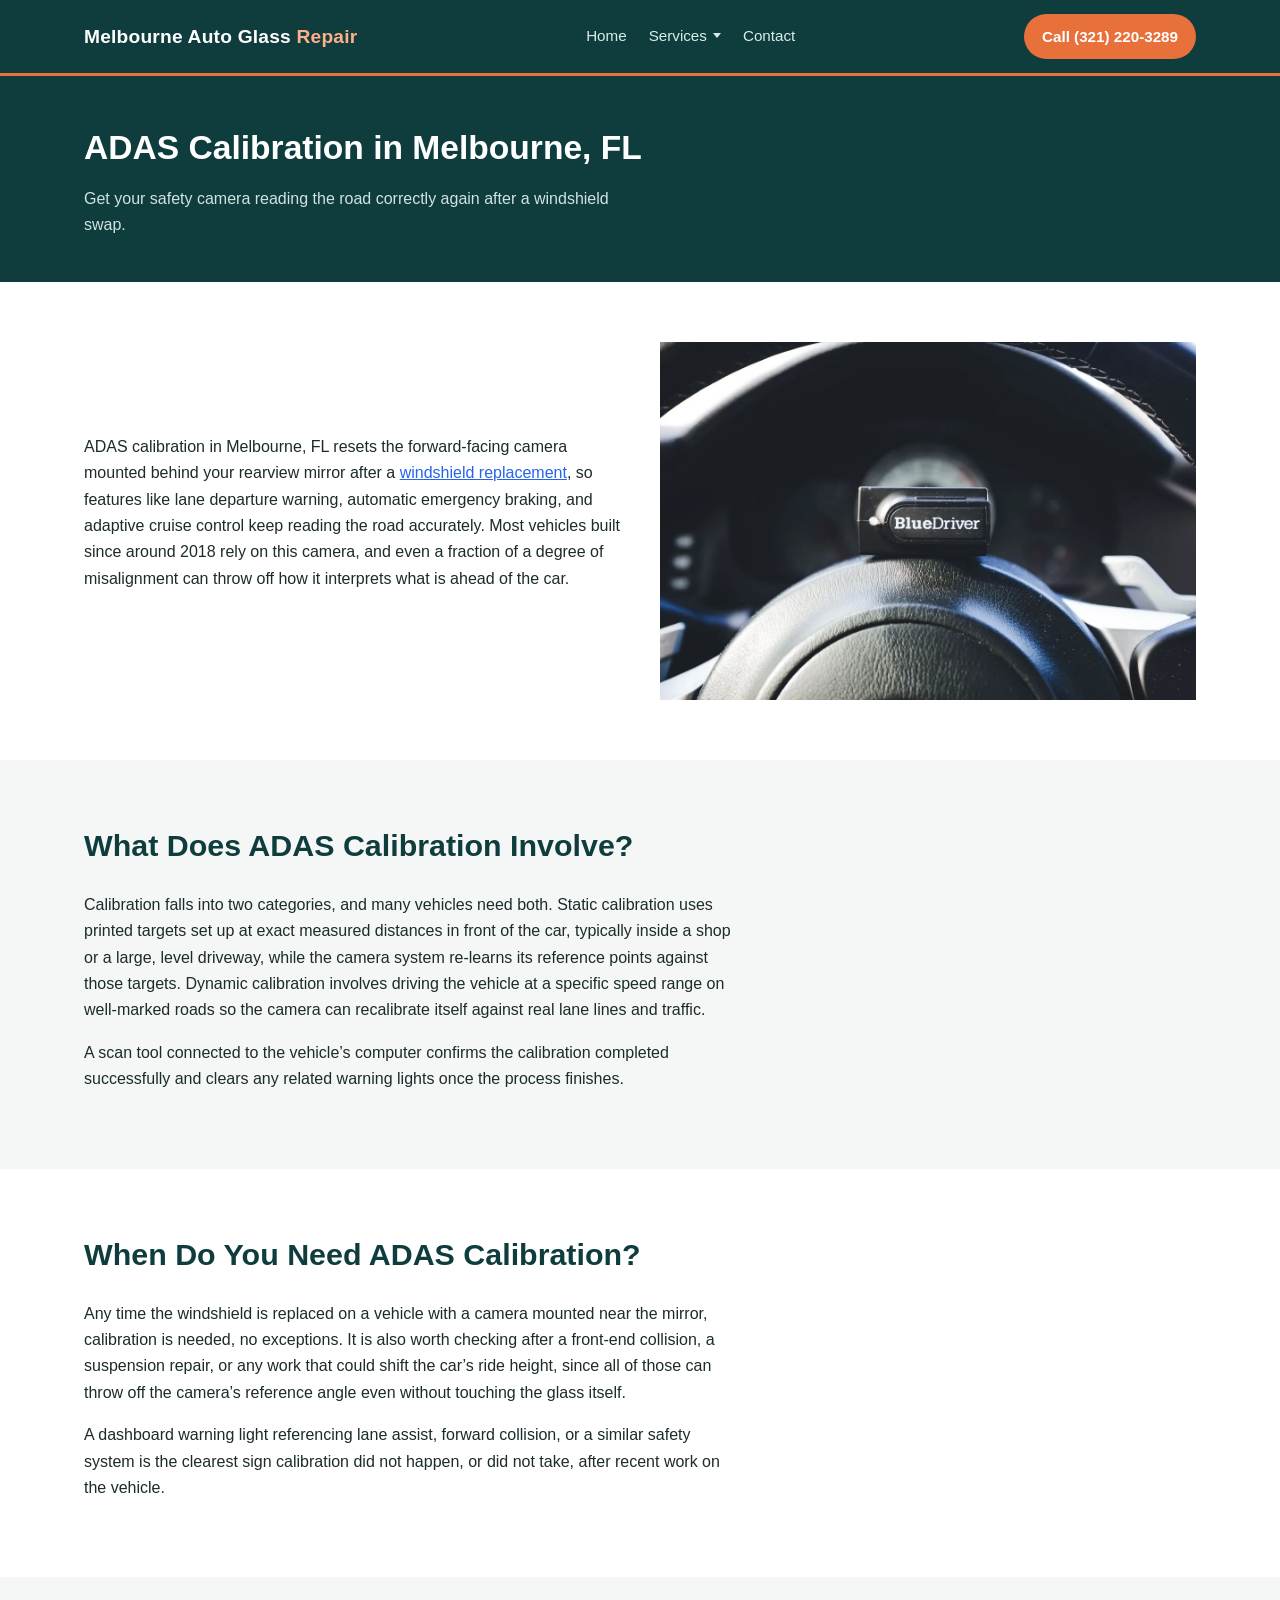
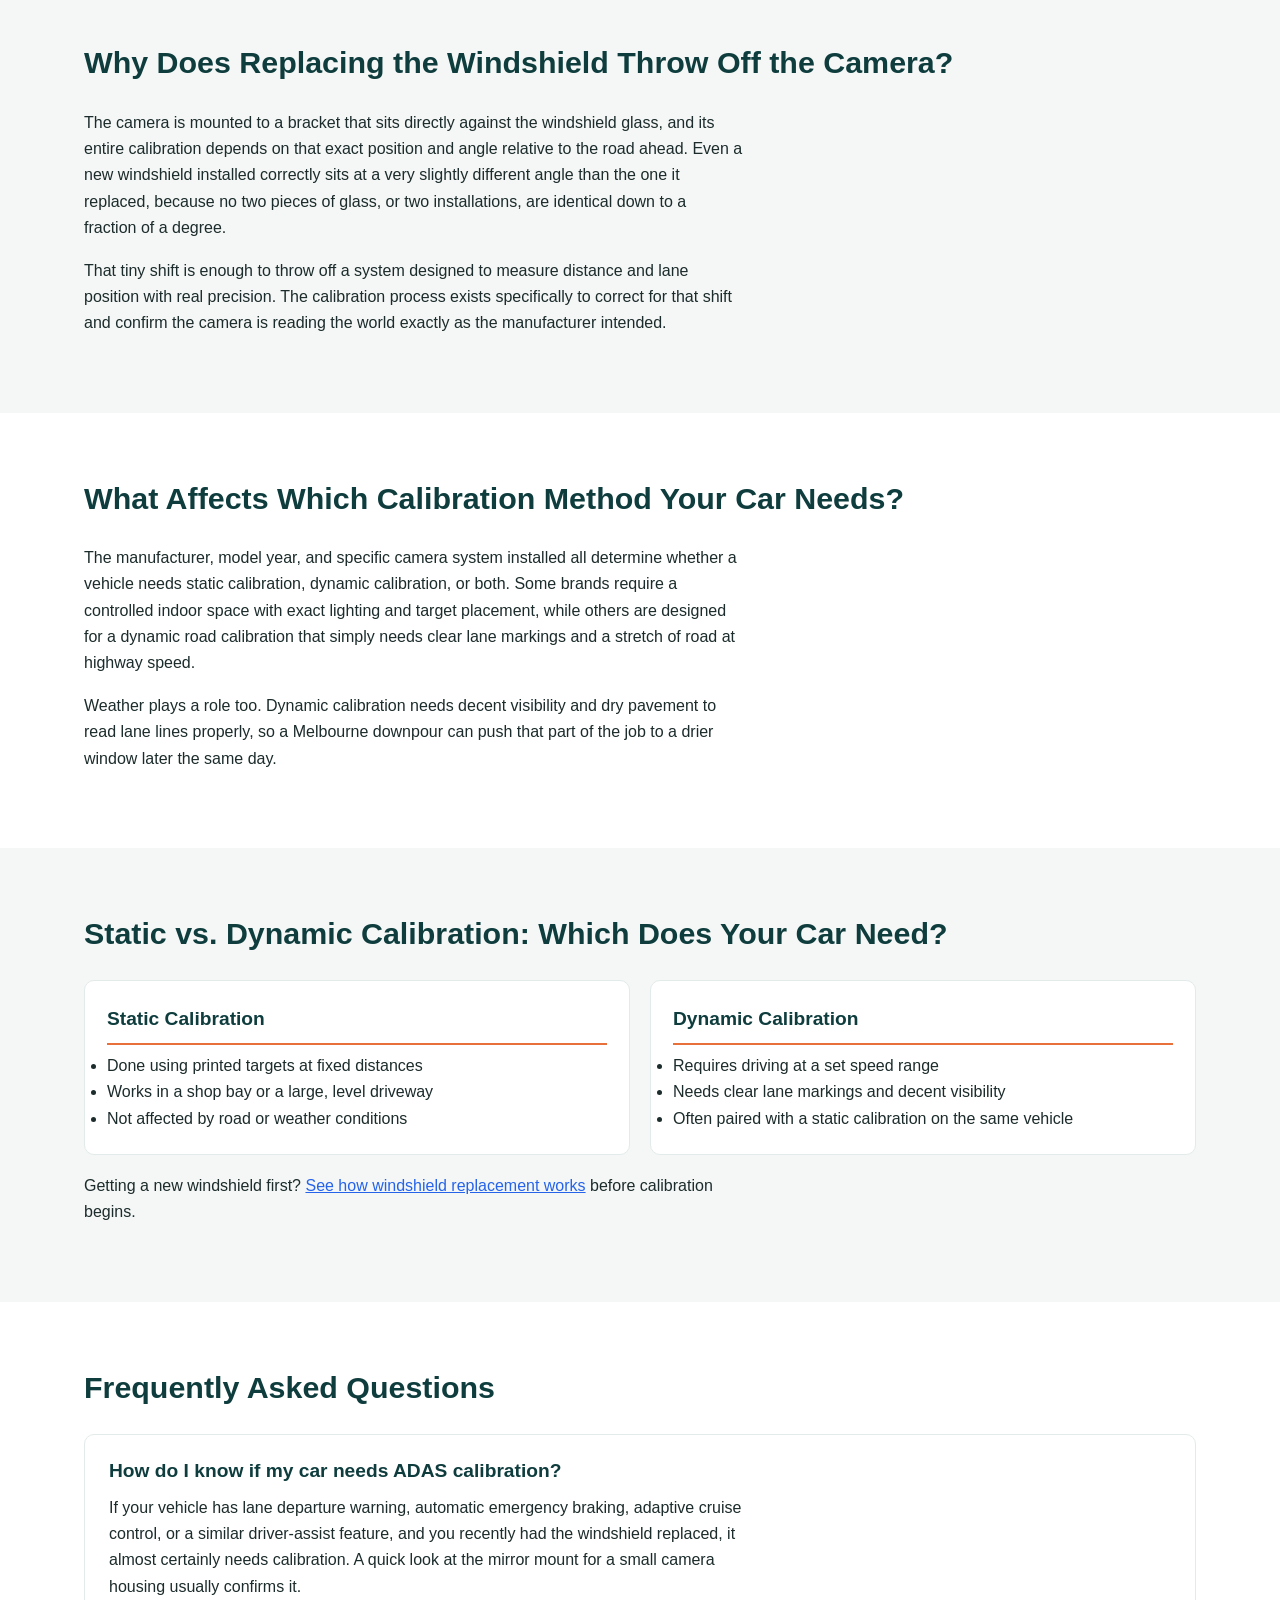
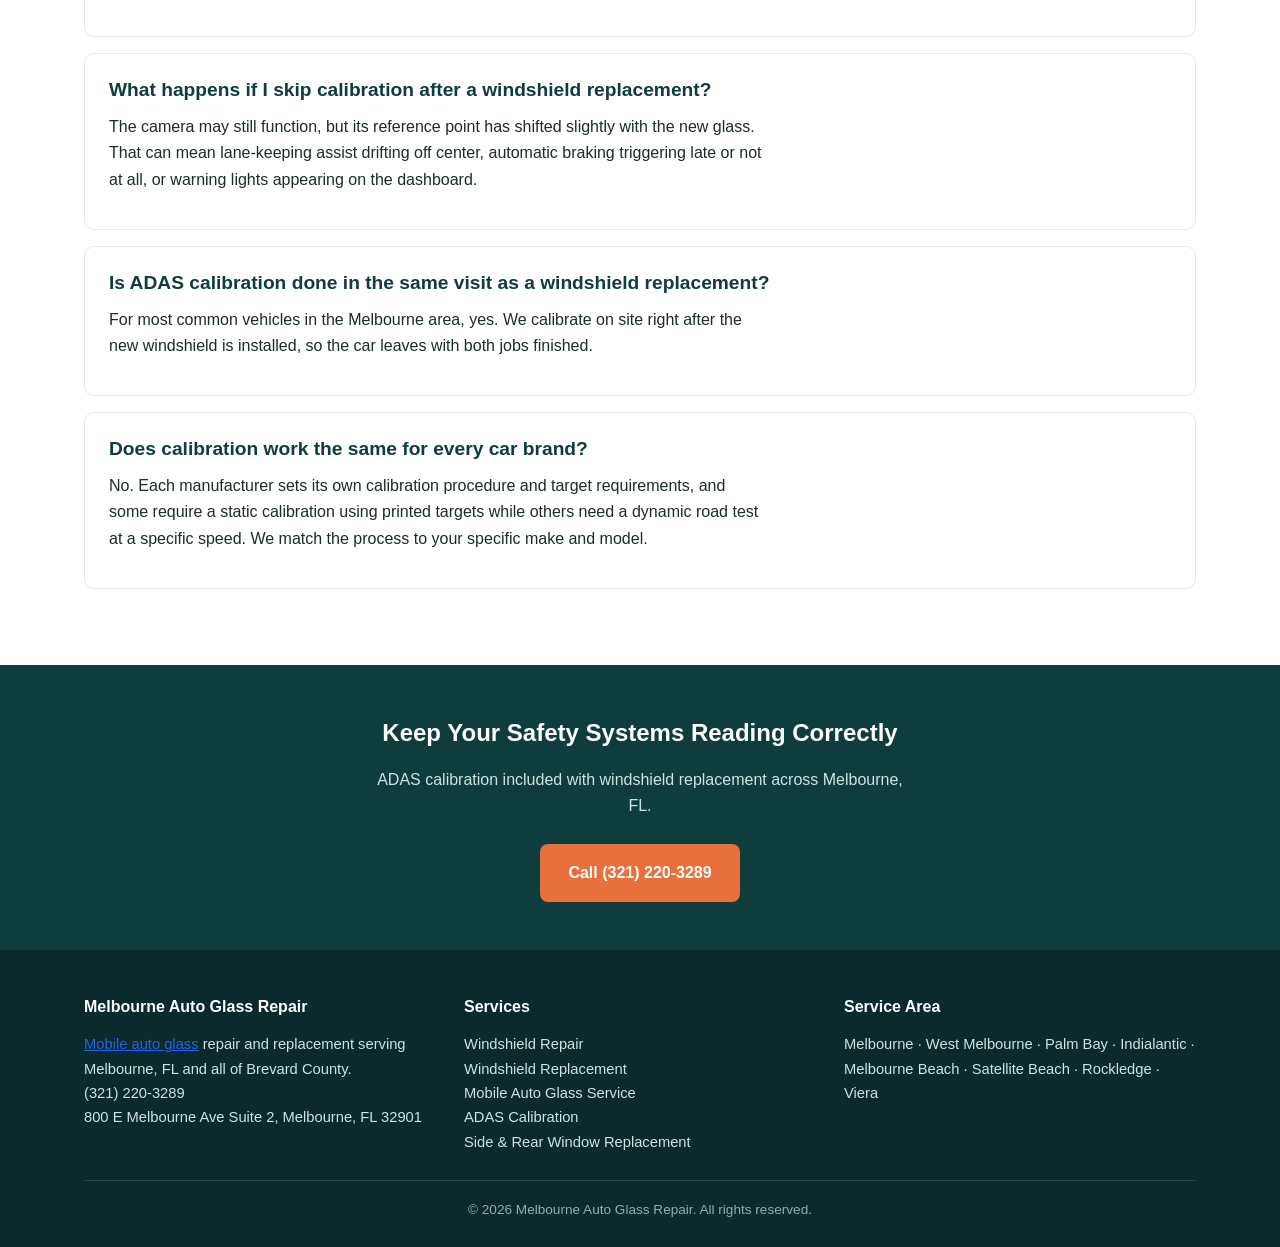
<file: adas-calibration-melbourne.html>
<!DOCTYPE html>

<html lang="en">
<head>
<link href="https://www.melbourneautoglassrepair.com/adas-calibration-melbourne.html" rel="canonical"/>
<meta charset="utf-8"/>
<meta content="width=device-width, initial-scale=1.0" name="viewport"/>
<title>ADAS Calibration in Melbourne, FL | Windshield Camera Reset</title>
<meta content="ADAS calibration in Melbourne, FL after windshield replacement. Get lane departure and automatic braking cameras reading the road correctly again." name="description"/>
<link href="styles.css" rel="stylesheet"/>
<script type="application/ld+json">
{
  "@context": "https://schema.org",
  "@type": "LocalBusiness",
  "name": "Melbourne Auto Glass Repair",
  "telephone": "+13212203289",
  "address": { "@type": "PostalAddress", "streetAddress": "800 E Melbourne Ave Suite 2", "addressLocality": "Melbourne", "addressRegion": "FL", "postalCode": "32901", "addressCountry": "US" },
  "areaServed": "Melbourne, FL",
  "description": "ADAS calibration in Melbourne, FL",
  "openingHours": "Mo-Fr 08:00-18:00"
}
</script>
<script type="application/ld+json">
{
  "@context": "https://schema.org",
  "@type": "FAQPage",
  "mainEntity": [
    { "@type": "Question", "name": "How do I know if my car needs ADAS calibration?", "acceptedAnswer": { "@type": "Answer", "text": "If your vehicle has lane departure warning, automatic emergency braking, adaptive cruise control, or a similar driver-assist feature, and you recently had the windshield replaced, it almost certainly needs calibration. A quick look at the mirror mount for a small camera housing usually confirms it." } },
    { "@type": "Question", "name": "What happens if I skip calibration after a windshield replacement?", "acceptedAnswer": { "@type": "Answer", "text": "The camera may still function, but its reference point has shifted slightly with the new glass. That can mean lane-keeping assist drifting off center, automatic braking triggering late or not at all, or warning lights appearing on the dashboard." } },
    { "@type": "Question", "name": "Is ADAS calibration done in the same visit as a windshield replacement?", "acceptedAnswer": { "@type": "Answer", "text": "For most common vehicles in the Melbourne area, yes. We calibrate on site right after the new windshield is installed, so the car leaves with both jobs finished." } },
    { "@type": "Question", "name": "Does calibration work the same for every car brand?", "acceptedAnswer": { "@type": "Answer", "text": "No. Each manufacturer sets its own calibration procedure and target requirements, and some require a static calibration using printed targets while others need a dynamic road test at a specific speed. We match the process to your specific make and model." } }
  ]
}
</script>
</head>
<body>
<nav class="site-nav">
<div class="nav-inner">
<a class="nav-logo" href="/">Melbourne Auto Glass <span>Repair</span></a>
<ul class="nav-links">
<li><a href="/">Home</a></li>
<li class="has-dropdown">
<a href="services.html">Services</a>
<div class="dropdown-menu">
<ul class="dropdown-menu-list">
<li><a href="windshield-repair-melbourne.html">Windshield Repair</a></li>
<li><a href="windshield-replacement-melbourne.html">Windshield Replacement</a></li>
<li><a href="mobile-auto-glass-melbourne.html">Mobile Auto Glass Service</a></li>
<li><a href="adas-calibration-melbourne.html">ADAS Calibration</a></li>
<li><a href="side-window-replacement-melbourne.html">Side &amp; Rear Window Replacement</a></li>
</ul>
</div>
</li>
<li><a href="contact.html">Contact</a></li>
</ul>
<a class="nav-call" href="tel:+13212203289">Call (321) 220-3289</a>
</div>
</nav>
<header class="page-header">
<div class="container">
<h1>ADAS Calibration in Melbourne, FL</h1>
<p>Get your safety camera reading the road correctly again after a windshield swap.</p>
</div>
</header>
<section class="section">
<div class="container two-col">
<div>
<p>ADAS calibration in Melbourne, FL resets the forward-facing camera mounted behind your rearview mirror after a <a href="windshield-replacement-melbourne.html" style="color:#2563eb; text-decoration:underline;">windshield replacement</a>, so features like lane departure warning, automatic emergency braking, and adaptive cruise control keep reading the road accurately. Most vehicles built since around 2018 rely on this camera, and even a fraction of a degree of misalignment can throw off how it interprets what is ahead of the car.</p>
</div>
<div>
<img alt="ADAS calibration equipment for auto glass in Melbourne, FL" height="800" src="images/adas-calibration-melbourne.webp" width="1200"/>
</div>
</div>
</section>
<section class="section alt">
<div class="container">
<h2>What Does ADAS Calibration Involve?</h2>
<p>Calibration falls into two categories, and many vehicles need both. Static calibration uses printed targets set up at exact measured distances in front of the car, typically inside a shop or a large, level driveway, while the camera system re-learns its reference points against those targets. Dynamic calibration involves driving the vehicle at a specific speed range on well-marked roads so the camera can recalibrate itself against real lane lines and traffic.</p>
<p>A scan tool connected to the vehicle’s computer confirms the calibration completed successfully and clears any related warning lights once the process finishes.</p>
</div>
</section>
<section class="section">
<div class="container">
<h2>When Do You Need ADAS Calibration?</h2>
<p>Any time the windshield is replaced on a vehicle with a camera mounted near the mirror, calibration is needed, no exceptions. It is also worth checking after a front-end collision, a suspension repair, or any work that could shift the car’s ride height, since all of those can throw off the camera’s reference angle even without touching the glass itself.</p>
<p>A dashboard warning light referencing lane assist, forward collision, or a similar safety system is the clearest sign calibration did not happen, or did not take, after recent work on the vehicle.</p>
</div>
</section>
<section class="section alt">
<div class="container">
<h2>Why Does Replacing the Windshield Throw Off the Camera?</h2>
<p>The camera is mounted to a bracket that sits directly against the windshield glass, and its entire calibration depends on that exact position and angle relative to the road ahead. Even a new windshield installed correctly sits at a very slightly different angle than the one it replaced, because no two pieces of glass, or two installations, are identical down to a fraction of a degree.</p>
<p>That tiny shift is enough to throw off a system designed to measure distance and lane position with real precision. The calibration process exists specifically to correct for that shift and confirm the camera is reading the world exactly as the manufacturer intended.</p>
</div>
</section>
<section class="section">
<div class="container">
<h2>What Affects Which Calibration Method Your Car Needs?</h2>
<p>The manufacturer, model year, and specific camera system installed all determine whether a vehicle needs static calibration, dynamic calibration, or both. Some brands require a controlled indoor space with exact lighting and target placement, while others are designed for a dynamic road calibration that simply needs clear lane markings and a stretch of road at highway speed.</p>
<p>Weather plays a role too. Dynamic calibration needs decent visibility and dry pavement to read lane lines properly, so a Melbourne downpour can push that part of the job to a drier window later the same day.</p>
</div>
</section>
<section class="section alt">
<div class="container">
<h2>Static vs. Dynamic Calibration: Which Does Your Car Need?</h2>
<div class="vs-grid">
<div class="vs-box">
<h3>Static Calibration</h3>
<ul>
<li>Done using printed targets at fixed distances</li>
<li>Works in a shop bay or a large, level driveway</li>
<li>Not affected by road or weather conditions</li>
</ul>
</div>
<div class="vs-box">
<h3>Dynamic Calibration</h3>
<ul>
<li>Requires driving at a set speed range</li>
<li>Needs clear lane markings and decent visibility</li>
<li>Often paired with a static calibration on the same vehicle</li>
</ul>
</div>
</div>
<p style="margin-top:18px;">Getting a new windshield first? <a href="windshield-replacement-melbourne.html" style="color:#2563eb; text-decoration:underline;">See how windshield replacement works</a> before calibration begins.</p>
</div>
</section>
<section class="section">
<div class="container">
<h2>Frequently Asked Questions</h2>
<div class="faq-item">
<h3>How do I know if my car needs ADAS calibration?</h3>
<p>If your vehicle has lane departure warning, automatic emergency braking, adaptive cruise control, or a similar driver-assist feature, and you recently had the windshield replaced, it almost certainly needs calibration. A quick look at the mirror mount for a small camera housing usually confirms it.</p>
</div>
<div class="faq-item">
<h3>What happens if I skip calibration after a windshield replacement?</h3>
<p>The camera may still function, but its reference point has shifted slightly with the new glass. That can mean lane-keeping assist drifting off center, automatic braking triggering late or not at all, or warning lights appearing on the dashboard.</p>
</div>
<div class="faq-item">
<h3>Is ADAS calibration done in the same visit as a windshield replacement?</h3>
<p>For most common vehicles in the Melbourne area, yes. We calibrate on site right after the new windshield is installed, so the car leaves with both jobs finished.</p>
</div>
<div class="faq-item">
<h3>Does calibration work the same for every car brand?</h3>
<p>No. Each manufacturer sets its own calibration procedure and target requirements, and some require a static calibration using printed targets while others need a dynamic road test at a specific speed. We match the process to your specific make and model.</p>
</div>
</div>
</section>
<section class="cta-banner">
<div class="container">
<h2>Keep Your Safety Systems Reading Correctly</h2>
<p>ADAS calibration included with windshield replacement across Melbourne, FL.</p>
<a class="btn btn-primary" href="tel:+13212203289">Call (321) 220-3289</a>
</div>
</section>
<footer class="site-footer">
<div class="container">
<div class="footer-grid">
<div>
<h4>Melbourne Auto Glass Repair</h4>
<p><a href="mobile-auto-glass-melbourne.html" style="color:#2563eb; text-decoration:underline;">Mobile auto glass</a> repair and replacement serving Melbourne, FL and all of Brevard County.</p>
<p><a href="tel:+13212203289">(321) 220-3289</a></p>
<p>800 E Melbourne Ave Suite 2, Melbourne, FL 32901</p>
</div>
<div>
<h4>Services</h4>
<p><a href="windshield-repair-melbourne.html">Windshield Repair</a></p>
<p><a href="windshield-replacement-melbourne.html">Windshield Replacement</a></p>
<p><a href="mobile-auto-glass-melbourne.html">Mobile Auto Glass Service</a></p>
<p><a href="adas-calibration-melbourne.html">ADAS Calibration</a></p>
<p><a href="side-window-replacement-melbourne.html">Side &amp; Rear Window Replacement</a></p>
</div>
<div>
<h4>Service Area</h4>
<p>Melbourne · West Melbourne · Palm Bay · Indialantic · Melbourne Beach · Satellite Beach · Rockledge · Viera</p>
</div>
</div>
<div class="footer-bottom">
      © 2026 Melbourne Auto Glass Repair. All rights reserved.
    </div>
</div>
</footer>
</body>
</html>
</file>
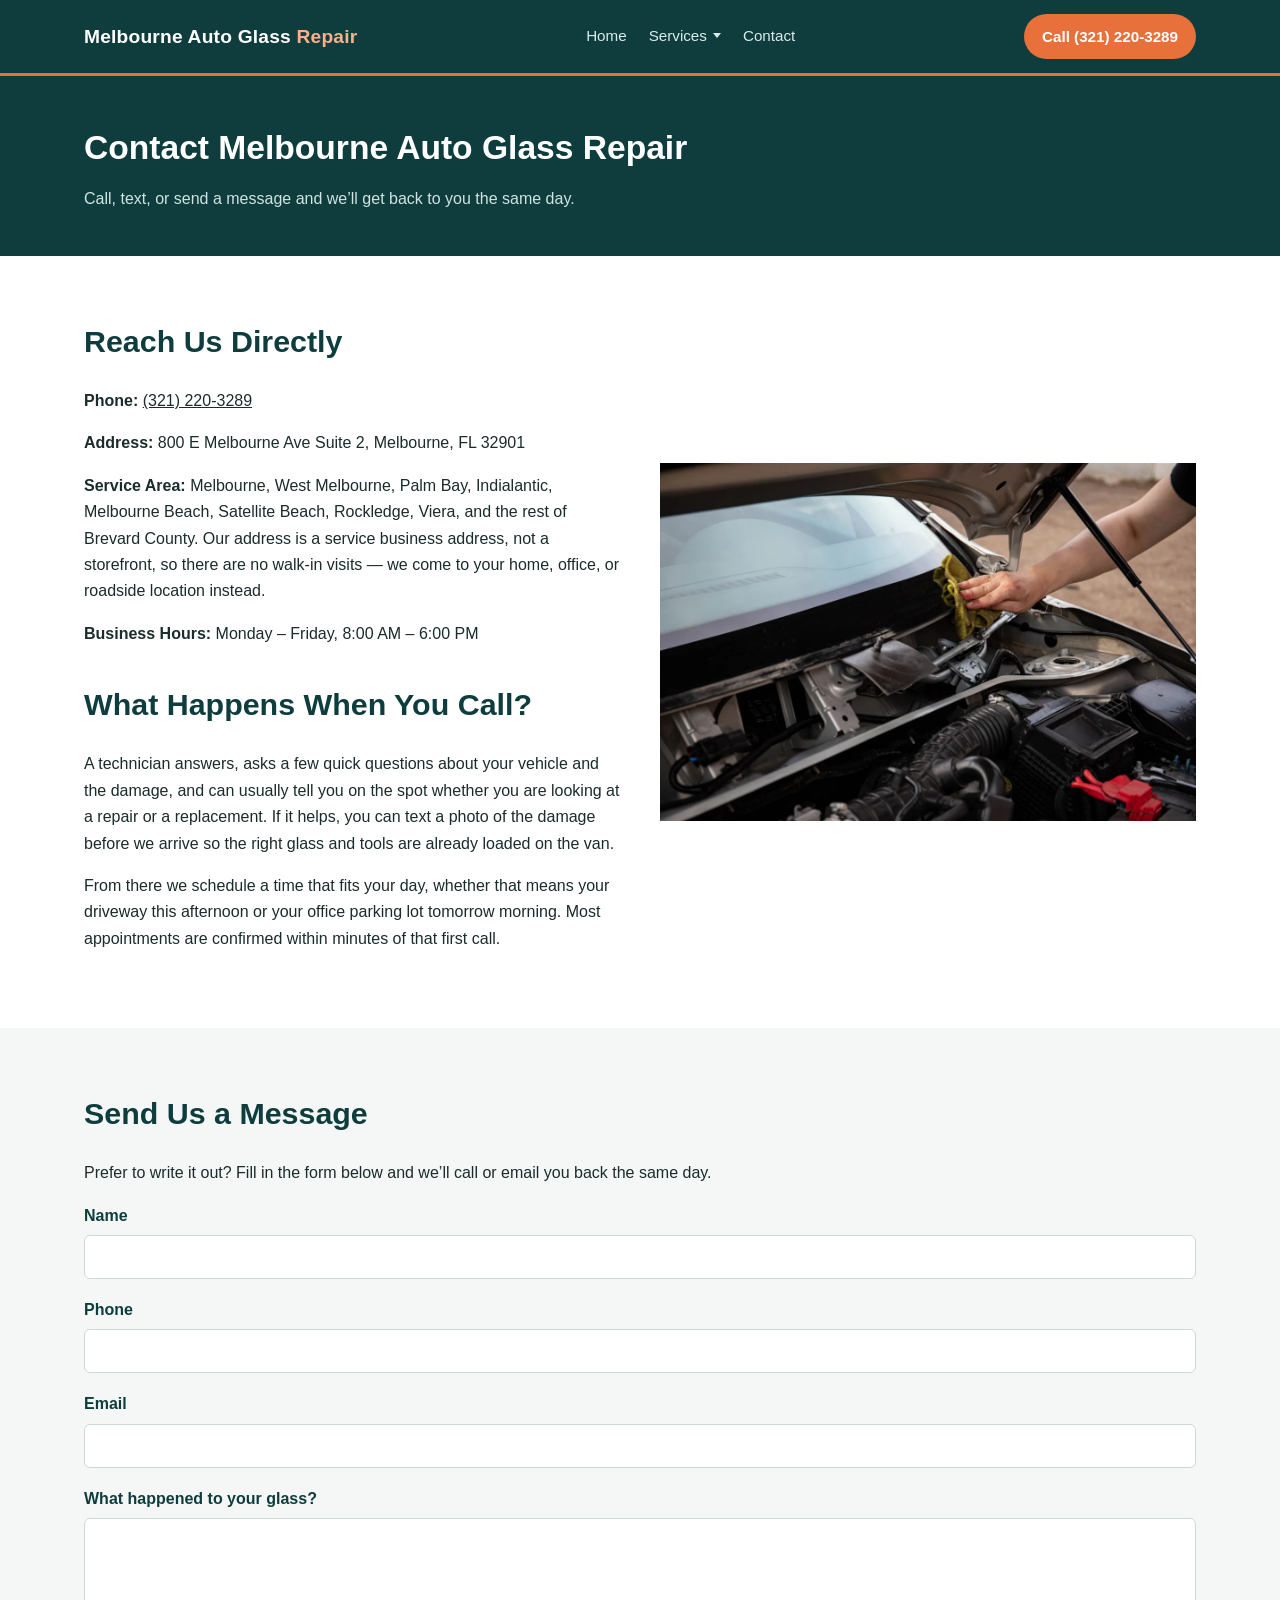
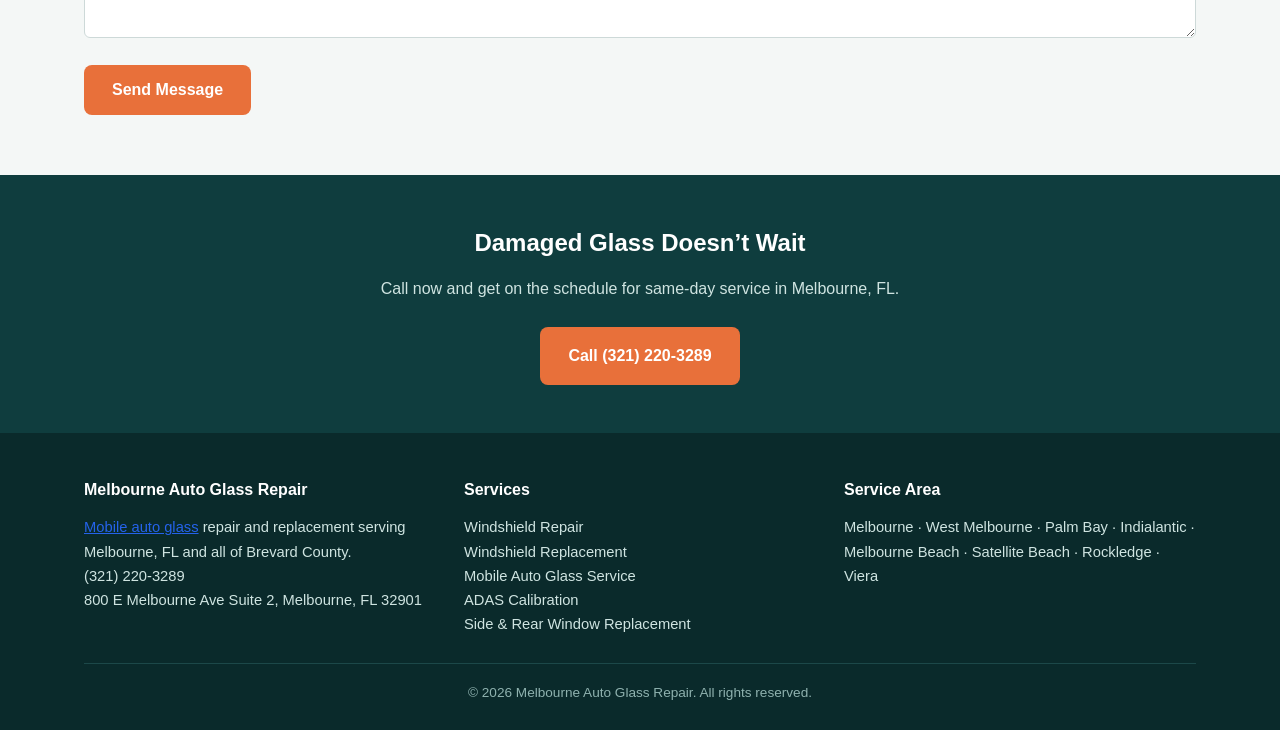
<file: contact.html>
<!DOCTYPE html>

<html lang="en">
<head>
<link href="https://www.melbourneautoglassrepair.com/contact.html" rel="canonical"/>
<meta charset="utf-8"/>
<meta content="width=device-width, initial-scale=1.0" name="viewport"/>
<title>Contact Melbourne Auto Glass Repair | (321) 220-3289</title>
<meta content="Contact Melbourne Auto Glass Repair for mobile windshield repair and replacement in Melbourne, FL. Call or send a message for same-day service." name="description"/>
<link href="styles.css" rel="stylesheet"/>
<script type="application/ld+json">
{
  "@context": "https://schema.org",
  "@type": "LocalBusiness",
  "name": "Melbourne Auto Glass Repair",
  "telephone": "+13212203289",
  "address": { "@type": "PostalAddress", "streetAddress": "800 E Melbourne Ave Suite 2", "addressLocality": "Melbourne", "addressRegion": "FL", "postalCode": "32901", "addressCountry": "US" },
  "areaServed": "Melbourne, FL",
  "description": "Mobile auto glass repair and replacement in Melbourne, FL",
  "openingHours": "Mo-Fr 08:00-18:00"
}
</script>
</head>
<body>
<nav class="site-nav">
<div class="nav-inner">
<a class="nav-logo" href="/">Melbourne Auto Glass <span>Repair</span></a>
<ul class="nav-links">
<li><a href="/">Home</a></li>
<li class="has-dropdown">
<a href="services.html">Services</a>
<div class="dropdown-menu">
<ul class="dropdown-menu-list">
<li><a href="windshield-repair-melbourne.html">Windshield Repair</a></li>
<li><a href="windshield-replacement-melbourne.html">Windshield Replacement</a></li>
<li><a href="mobile-auto-glass-melbourne.html">Mobile Auto Glass Service</a></li>
<li><a href="adas-calibration-melbourne.html">ADAS Calibration</a></li>
<li><a href="side-window-replacement-melbourne.html">Side &amp; Rear Window Replacement</a></li>
</ul>
</div>
</li>
<li><a href="contact.html">Contact</a></li>
</ul>
<a class="nav-call" href="tel:+13212203289">Call (321) 220-3289</a>
</div>
</nav>
<header class="page-header">
<div class="container">
<h1>Contact Melbourne Auto Glass Repair</h1>
<p>Call, text, or send a message and we’ll get back to you the same day.</p>
</div>
</header>
<section class="section">
<div class="container two-col">
<div>
<h2>Reach Us Directly</h2>
<p><strong>Phone:</strong> <a href="tel:+13212203289">(321) 220-3289</a></p>
<p><strong>Address:</strong> 800 E Melbourne Ave Suite 2, Melbourne, FL 32901</p>
<p><strong>Service Area:</strong> Melbourne, West Melbourne, Palm Bay, Indialantic, Melbourne Beach, Satellite Beach, Rockledge, Viera, and the rest of Brevard County. Our address is a service business address, not a storefront, so there are no walk-in visits — we come to your home, office, or roadside location instead.</p>
<p><strong>Business Hours:</strong> Monday – Friday, 8:00 AM – 6:00 PM</p>
<h2 style="margin-top:32px;">What Happens When You Call?</h2>
<p>A technician answers, asks a few quick questions about your vehicle and the damage, and can usually tell you on the spot whether you are looking at a repair or a replacement. If it helps, you can text a photo of the damage before we arrive so the right glass and tools are already loaded on the van.</p>
<p>From there we schedule a time that fits your day, whether that means your driveway this afternoon or your office parking lot tomorrow morning. Most appointments are confirmed within minutes of that first call.</p>
</div>
<div>
<img alt="Auto glass repair contact in Melbourne, FL" height="800" src="images/auto-glass-repair-contact-melbourne.webp" width="1200"/>
</div>
</div>
</section>
<section class="section alt">
<div class="container">
<h2>Send Us a Message</h2>
<p>Prefer to write it out? Fill in the form below and we’ll call or email you back the same day.</p>
<form action="https://formspree.io/f/mqergwpy" class="contact-form" method="POST">
<div class="form-group">
<label for="name">Name</label>
<input id="name" name="name" required="" type="text"/>
</div>
<div class="form-group">
<label for="phone">Phone</label>
<input id="phone" name="phone" required="" type="tel"/>
</div>
<div class="form-group">
<label for="email">Email</label>
<input id="email" name="email" required="" type="email"/>
</div>
<div class="form-group">
<label for="message">What happened to your glass?</label>
<textarea id="message" name="message" required="" rows="5"></textarea>
</div>
<input name="_gotcha" style="display:none" tabindex="-1" type="text"/>
<button class="btn btn-primary" type="submit">Send Message</button>
</form>
</div>
</section>
<section class="cta-banner">
<div class="container">
<h2>Damaged Glass Doesn’t Wait</h2>
<p>Call now and get on the schedule for same-day service in Melbourne, FL.</p>
<a class="btn btn-primary" href="tel:+13212203289">Call (321) 220-3289</a>
</div>
</section>
<footer class="site-footer">
<div class="container">
<div class="footer-grid">
<div>
<h4>Melbourne Auto Glass Repair</h4>
<p><a href="mobile-auto-glass-melbourne.html" style="color:#2563eb; text-decoration:underline;">Mobile auto glass</a> repair and replacement serving Melbourne, FL and all of Brevard County.</p>
<p><a href="tel:+13212203289">(321) 220-3289</a></p>
<p>800 E Melbourne Ave Suite 2, Melbourne, FL 32901</p>
</div>
<div>
<h4>Services</h4>
<p><a href="windshield-repair-melbourne.html">Windshield Repair</a></p>
<p><a href="windshield-replacement-melbourne.html">Windshield Replacement</a></p>
<p><a href="mobile-auto-glass-melbourne.html">Mobile Auto Glass Service</a></p>
<p><a href="adas-calibration-melbourne.html">ADAS Calibration</a></p>
<p><a href="side-window-replacement-melbourne.html">Side &amp; Rear Window Replacement</a></p>
</div>
<div>
<h4>Service Area</h4>
<p>Melbourne · West Melbourne · Palm Bay · Indialantic · Melbourne Beach · Satellite Beach · Rockledge · Viera</p>
</div>
</div>
<div class="footer-bottom">
      © 2026 Melbourne Auto Glass Repair. All rights reserved.
    </div>
</div>
</footer>
</body>
</html>
</file>
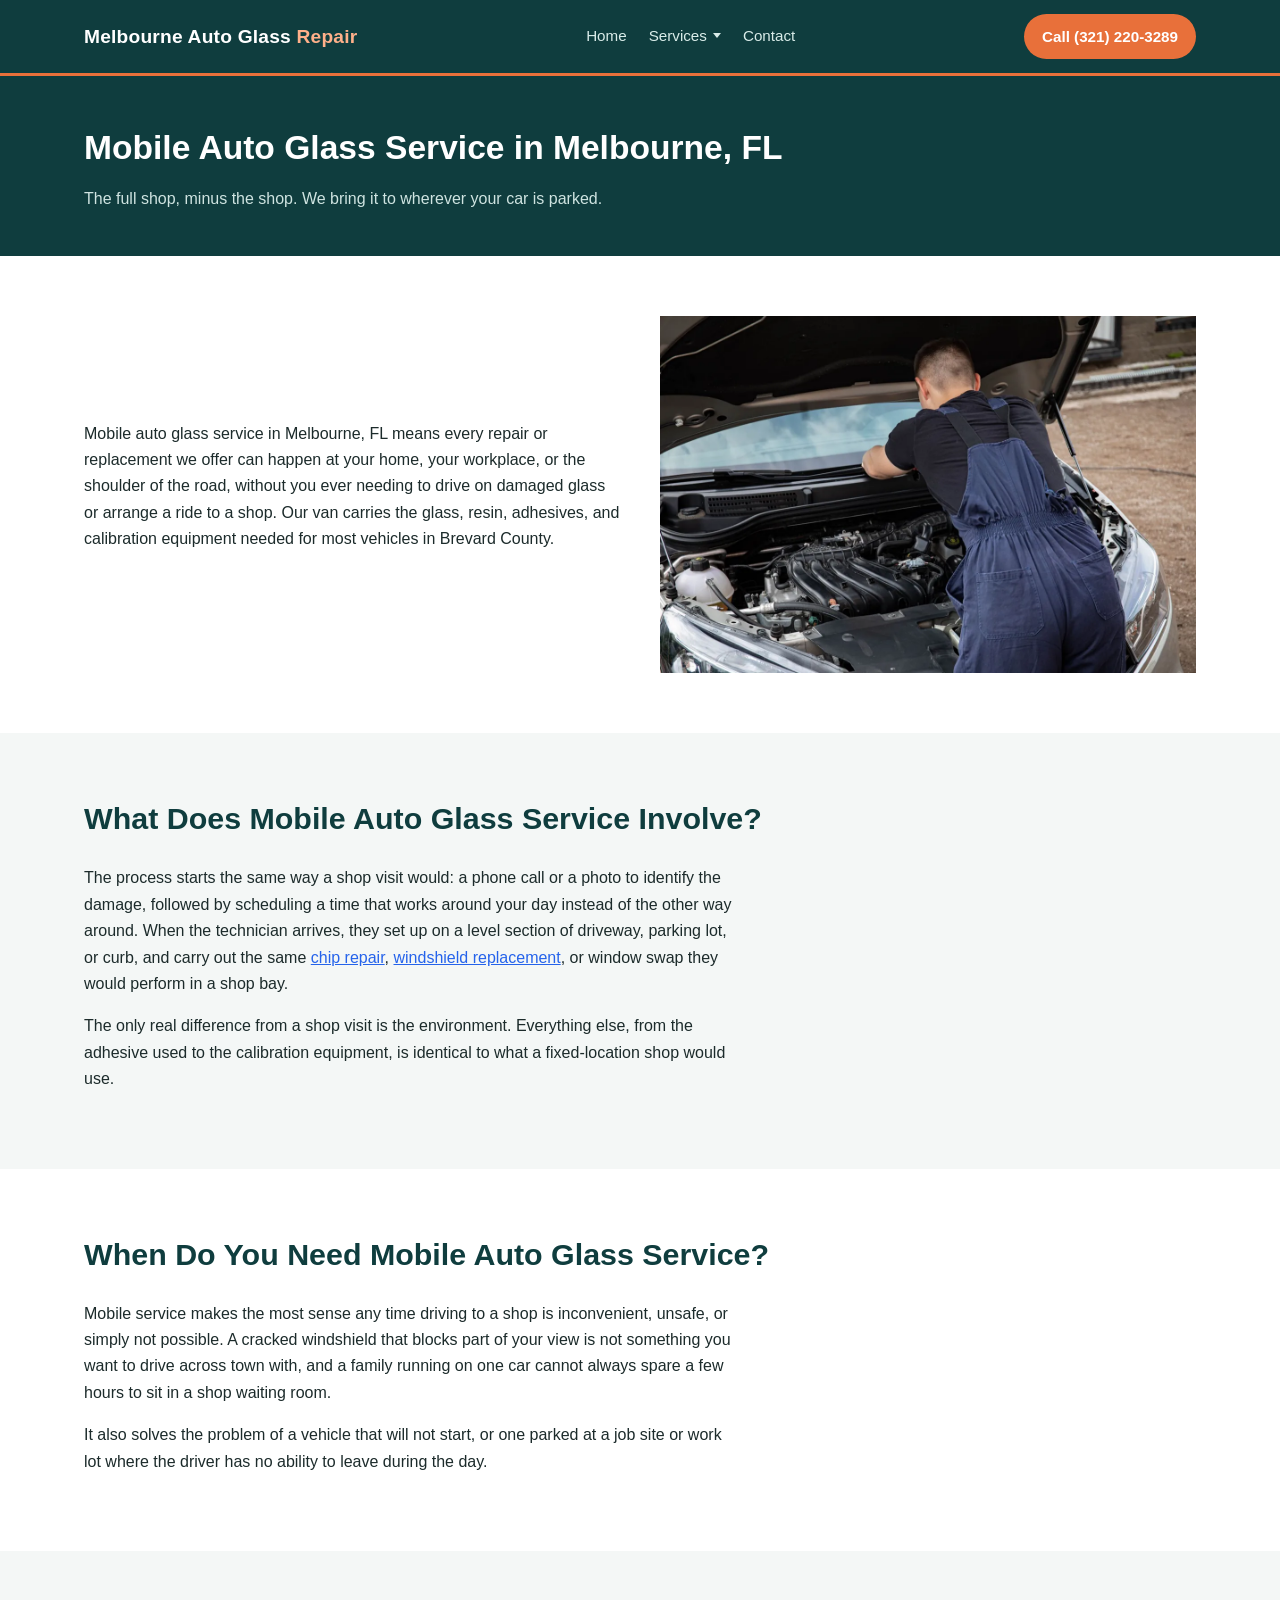
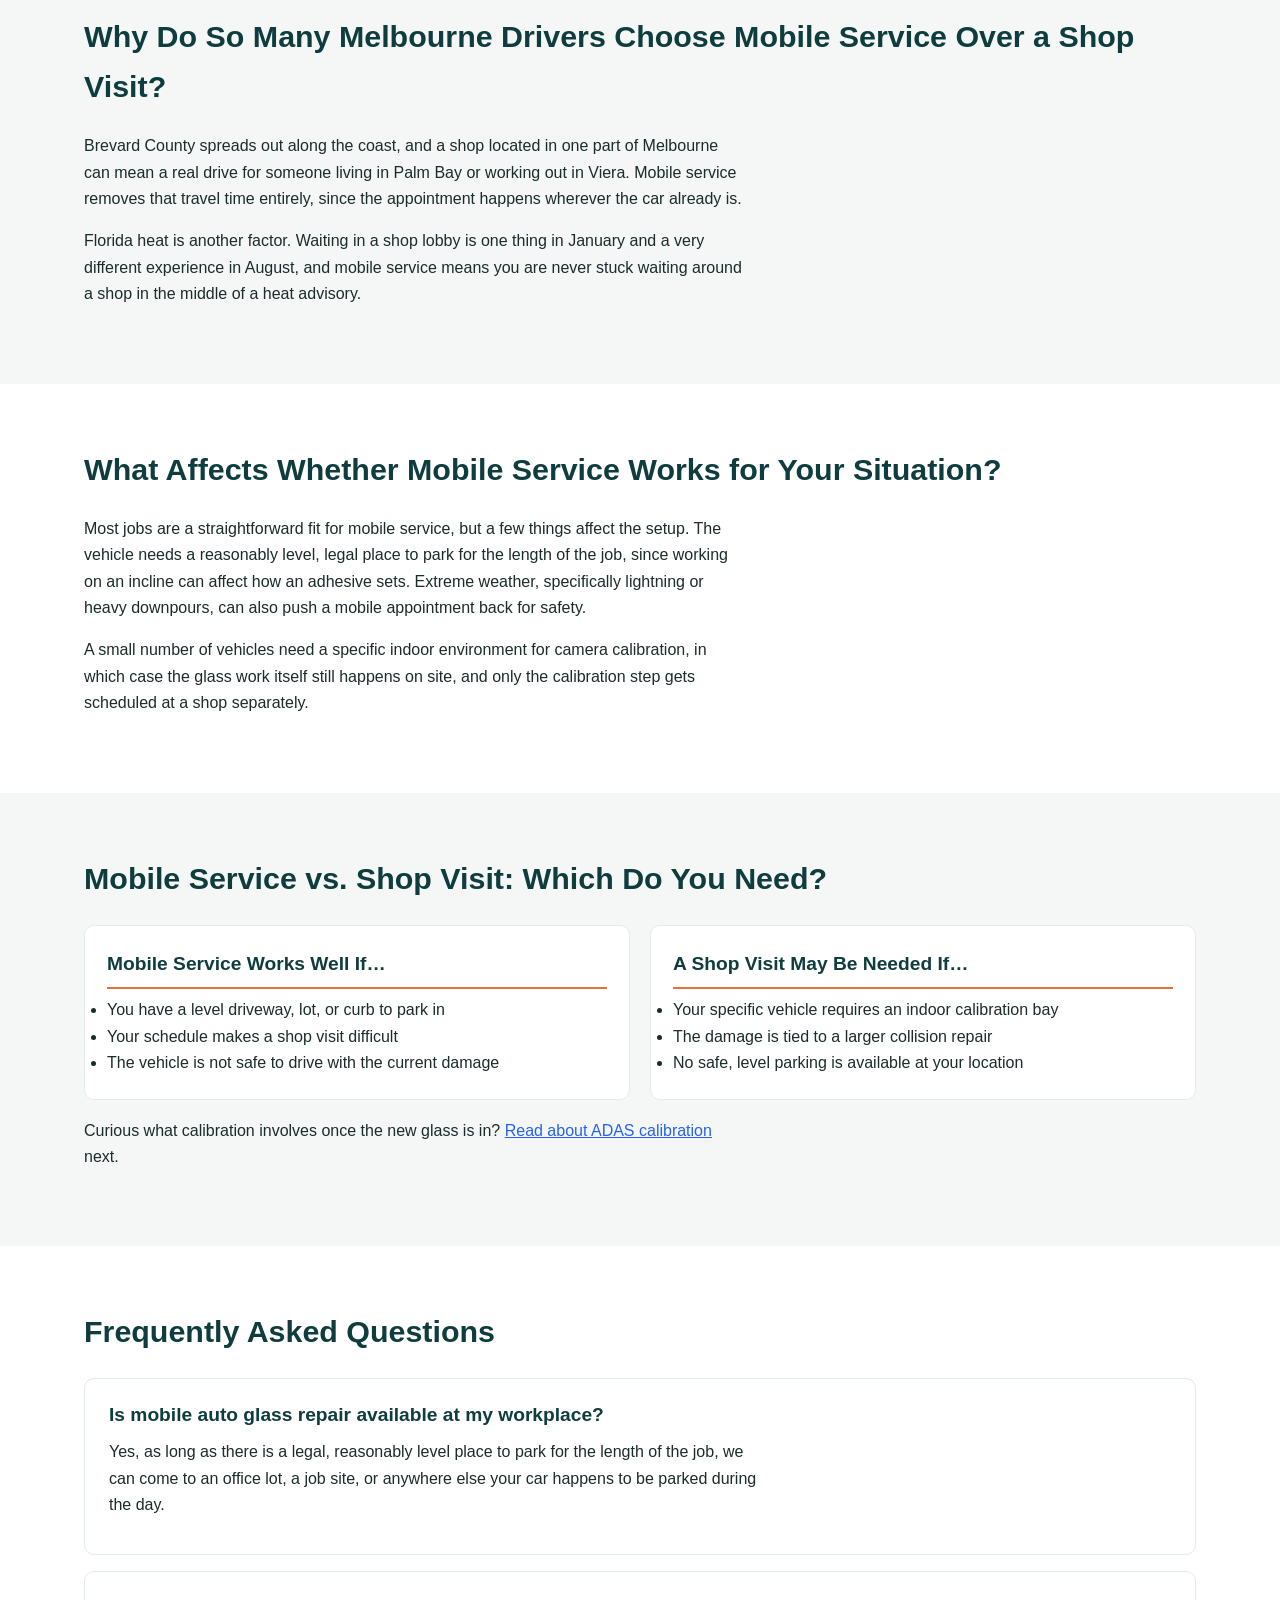
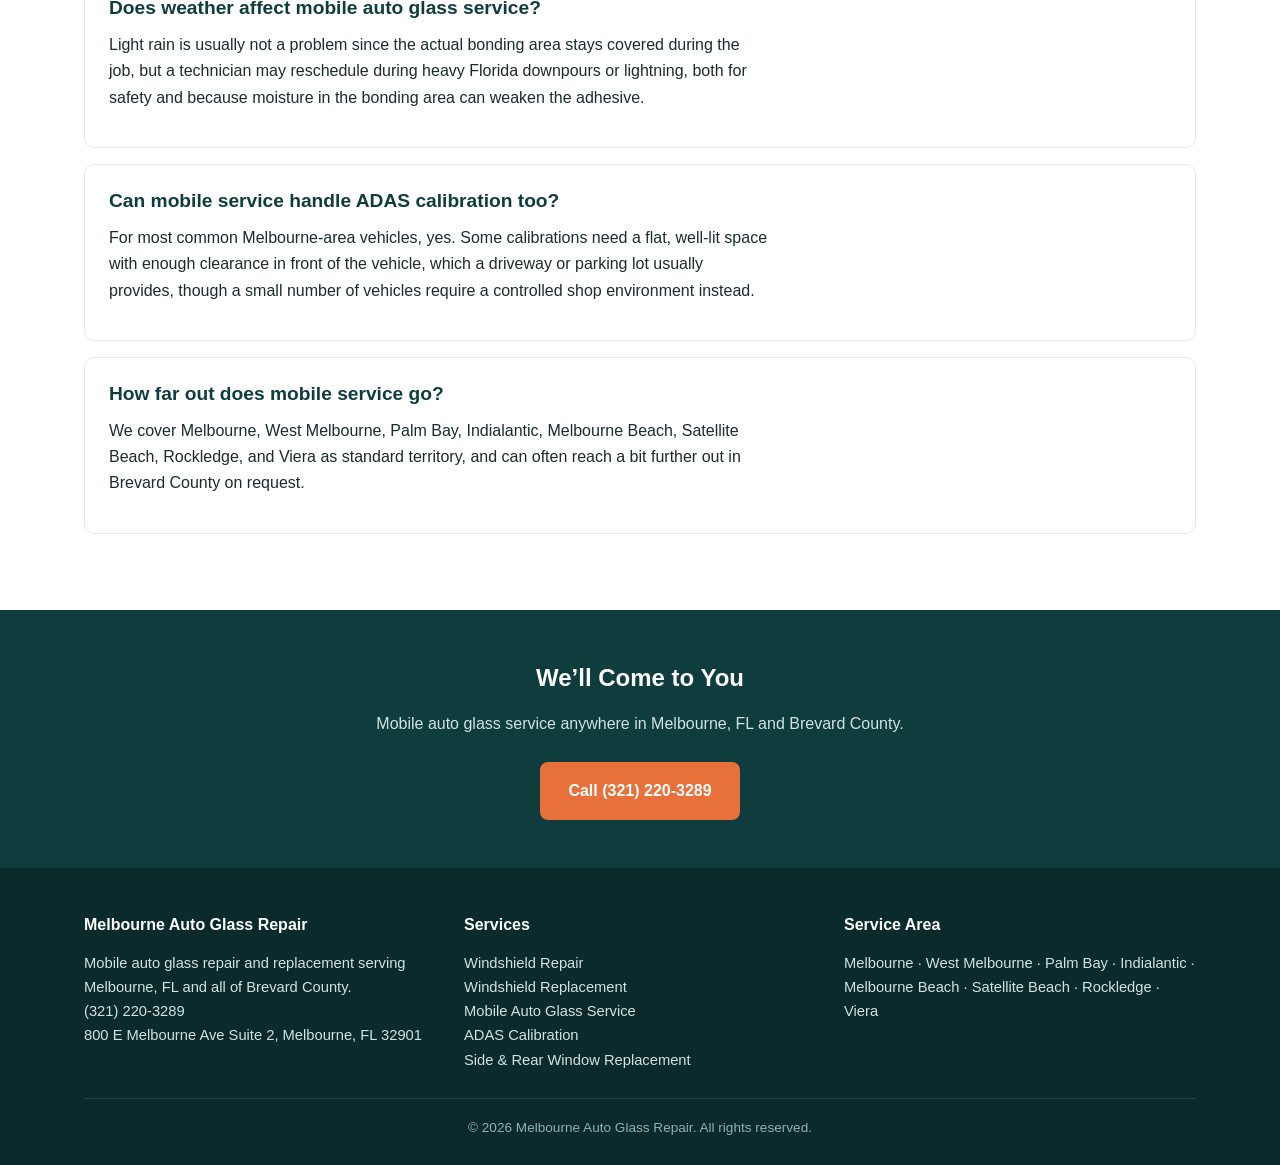
<file: mobile-auto-glass-melbourne.html>
<!DOCTYPE html>

<html lang="en">
<head>
<link href="https://www.melbourneautoglassrepair.com/mobile-auto-glass-melbourne.html" rel="canonical"/>
<meta charset="utf-8"/>
<meta content="width=device-width, initial-scale=1.0" name="viewport"/>
<title>Mobile Auto Glass Repair in Melbourne, FL | We Come to You</title>
<meta content="Mobile auto glass repair and replacement in Melbourne, FL. We bring the shop to your driveway, office, or roadside anywhere in Brevard County." name="description"/>
<link href="styles.css" rel="stylesheet"/>
<script type="application/ld+json">
{
  "@context": "https://schema.org",
  "@type": "LocalBusiness",
  "name": "Melbourne Auto Glass Repair",
  "telephone": "+13212203289",
  "address": { "@type": "PostalAddress", "streetAddress": "800 E Melbourne Ave Suite 2", "addressLocality": "Melbourne", "addressRegion": "FL", "postalCode": "32901", "addressCountry": "US" },
  "areaServed": "Melbourne, FL",
  "description": "Mobile auto glass repair in Melbourne, FL",
  "openingHours": "Mo-Fr 08:00-18:00"
}
</script>
<script type="application/ld+json">
{
  "@context": "https://schema.org",
  "@type": "FAQPage",
  "mainEntity": [
    { "@type": "Question", "name": "Is mobile auto glass repair available at my workplace?", "acceptedAnswer": { "@type": "Answer", "text": "Yes, as long as there is a legal, reasonably level place to park for the length of the job, we can come to an office lot, a job site, or anywhere else your car happens to be parked during the day." } },
    { "@type": "Question", "name": "Does weather affect mobile auto glass service?", "acceptedAnswer": { "@type": "Answer", "text": "Light rain is usually not a problem since the actual bonding area stays covered during the job, but a technician may reschedule during heavy Florida downpours or lightning, both for safety and because moisture in the bonding area can weaken the adhesive." } },
    { "@type": "Question", "name": "Can mobile service handle ADAS calibration too?", "acceptedAnswer": { "@type": "Answer", "text": "For most common Melbourne-area vehicles, yes. Some calibrations need a flat, well-lit space with enough clearance in front of the vehicle, which a driveway or parking lot usually provides, though a small number of vehicles require a controlled shop environment instead." } },
    { "@type": "Question", "name": "How far out does mobile service go?", "acceptedAnswer": { "@type": "Answer", "text": "We cover Melbourne, West Melbourne, Palm Bay, Indialantic, Melbourne Beach, Satellite Beach, Rockledge, and Viera as standard territory, and can often reach a bit further out in Brevard County on request." } }
  ]
}
</script>
</head>
<body>
<nav class="site-nav">
<div class="nav-inner">
<a class="nav-logo" href="/">Melbourne Auto Glass <span>Repair</span></a>
<ul class="nav-links">
<li><a href="/">Home</a></li>
<li class="has-dropdown">
<a href="services.html">Services</a>
<div class="dropdown-menu">
<ul class="dropdown-menu-list">
<li><a href="windshield-repair-melbourne.html">Windshield Repair</a></li>
<li><a href="windshield-replacement-melbourne.html">Windshield Replacement</a></li>
<li><a href="mobile-auto-glass-melbourne.html">Mobile Auto Glass Service</a></li>
<li><a href="adas-calibration-melbourne.html">ADAS Calibration</a></li>
<li><a href="side-window-replacement-melbourne.html">Side &amp; Rear Window Replacement</a></li>
</ul>
</div>
</li>
<li><a href="contact.html">Contact</a></li>
</ul>
<a class="nav-call" href="tel:+13212203289">Call (321) 220-3289</a>
</div>
</nav>
<header class="page-header">
<div class="container">
<h1>Mobile Auto Glass Service in Melbourne, FL</h1>
<p>The full shop, minus the shop. We bring it to wherever your car is parked.</p>
</div>
</header>
<section class="section">
<div class="container two-col">
<div>
<p>Mobile auto glass service in Melbourne, FL means every repair or replacement we offer can happen at your home, your workplace, or the shoulder of the road, without you ever needing to drive on damaged glass or arrange a ride to a shop. Our van carries the glass, resin, adhesives, and calibration equipment needed for most vehicles in Brevard County.</p>
</div>
<div>
<img alt="Mobile auto glass service technician in Melbourne, FL" height="800" src="images/mobile-auto-glass-melbourne.webp" width="1200"/>
</div>
</div>
</section>
<section class="section alt">
<div class="container">
<h2>What Does Mobile Auto Glass Service Involve?</h2>
<p>The process starts the same way a shop visit would: a phone call or a photo to identify the damage, followed by scheduling a time that works around your day instead of the other way around. When the technician arrives, they set up on a level section of driveway, parking lot, or curb, and carry out the same <a href="windshield-repair-melbourne.html" style="color:#2563eb; text-decoration:underline;">chip repair</a>, <a href="windshield-replacement-melbourne.html" style="color:#2563eb; text-decoration:underline;">windshield replacement</a>, or window swap they would perform in a shop bay.</p>
<p>The only real difference from a shop visit is the environment. Everything else, from the adhesive used to the calibration equipment, is identical to what a fixed-location shop would use.</p>
</div>
</section>
<section class="section">
<div class="container">
<h2>When Do You Need Mobile Auto Glass Service?</h2>
<p>Mobile service makes the most sense any time driving to a shop is inconvenient, unsafe, or simply not possible. A cracked windshield that blocks part of your view is not something you want to drive across town with, and a family running on one car cannot always spare a few hours to sit in a shop waiting room.</p>
<p>It also solves the problem of a vehicle that will not start, or one parked at a job site or work lot where the driver has no ability to leave during the day.</p>
</div>
</section>
<section class="section alt">
<div class="container">
<h2>Why Do So Many Melbourne Drivers Choose Mobile Service Over a Shop Visit?</h2>
<p>Brevard County spreads out along the coast, and a shop located in one part of Melbourne can mean a real drive for someone living in Palm Bay or working out in Viera. Mobile service removes that travel time entirely, since the appointment happens wherever the car already is.</p>
<p>Florida heat is another factor. Waiting in a shop lobby is one thing in January and a very different experience in August, and mobile service means you are never stuck waiting around a shop in the middle of a heat advisory.</p>
</div>
</section>
<section class="section">
<div class="container">
<h2>What Affects Whether Mobile Service Works for Your Situation?</h2>
<p>Most jobs are a straightforward fit for mobile service, but a few things affect the setup. The vehicle needs a reasonably level, legal place to park for the length of the job, since working on an incline can affect how an adhesive sets. Extreme weather, specifically lightning or heavy downpours, can also push a mobile appointment back for safety.</p>
<p>A small number of vehicles need a specific indoor environment for camera calibration, in which case the glass work itself still happens on site, and only the calibration step gets scheduled at a shop separately.</p>
</div>
</section>
<section class="section alt">
<div class="container">
<h2>Mobile Service vs. Shop Visit: Which Do You Need?</h2>
<div class="vs-grid">
<div class="vs-box">
<h3>Mobile Service Works Well If…</h3>
<ul>
<li>You have a level driveway, lot, or curb to park in</li>
<li>Your schedule makes a shop visit difficult</li>
<li>The vehicle is not safe to drive with the current damage</li>
</ul>
</div>
<div class="vs-box">
<h3>A Shop Visit May Be Needed If…</h3>
<ul>
<li>Your specific vehicle requires an indoor calibration bay</li>
<li>The damage is tied to a larger collision repair</li>
<li>No safe, level parking is available at your location</li>
</ul>
</div>
</div>
<p style="margin-top:18px;">Curious what calibration involves once the new glass is in? <a href="adas-calibration-melbourne.html" style="color:#2563eb; text-decoration:underline;">Read about ADAS calibration</a> next.</p>
</div>
</section>
<section class="section">
<div class="container">
<h2>Frequently Asked Questions</h2>
<div class="faq-item">
<h3>Is mobile auto glass repair available at my workplace?</h3>
<p>Yes, as long as there is a legal, reasonably level place to park for the length of the job, we can come to an office lot, a job site, or anywhere else your car happens to be parked during the day.</p>
</div>
<div class="faq-item">
<h3>Does weather affect mobile auto glass service?</h3>
<p>Light rain is usually not a problem since the actual bonding area stays covered during the job, but a technician may reschedule during heavy Florida downpours or lightning, both for safety and because moisture in the bonding area can weaken the adhesive.</p>
</div>
<div class="faq-item">
<h3>Can mobile service handle ADAS calibration too?</h3>
<p>For most common Melbourne-area vehicles, yes. Some calibrations need a flat, well-lit space with enough clearance in front of the vehicle, which a driveway or parking lot usually provides, though a small number of vehicles require a controlled shop environment instead.</p>
</div>
<div class="faq-item">
<h3>How far out does mobile service go?</h3>
<p>We cover Melbourne, West Melbourne, Palm Bay, Indialantic, Melbourne Beach, Satellite Beach, Rockledge, and Viera as standard territory, and can often reach a bit further out in Brevard County on request.</p>
</div>
</div>
</section>
<section class="cta-banner">
<div class="container">
<h2>We’ll Come to You</h2>
<p>Mobile auto glass service anywhere in Melbourne, FL and Brevard County.</p>
<a class="btn btn-primary" href="tel:+13212203289">Call (321) 220-3289</a>
</div>
</section>
<footer class="site-footer">
<div class="container">
<div class="footer-grid">
<div>
<h4>Melbourne Auto Glass Repair</h4>
<p>Mobile auto glass repair and replacement serving Melbourne, FL and all of Brevard County.</p>
<p><a href="tel:+13212203289">(321) 220-3289</a></p>
<p>800 E Melbourne Ave Suite 2, Melbourne, FL 32901</p>
</div>
<div>
<h4>Services</h4>
<p><a href="windshield-repair-melbourne.html">Windshield Repair</a></p>
<p><a href="windshield-replacement-melbourne.html">Windshield Replacement</a></p>
<p><a href="mobile-auto-glass-melbourne.html">Mobile Auto Glass Service</a></p>
<p><a href="adas-calibration-melbourne.html">ADAS Calibration</a></p>
<p><a href="side-window-replacement-melbourne.html">Side &amp; Rear Window Replacement</a></p>
</div>
<div>
<h4>Service Area</h4>
<p>Melbourne · West Melbourne · Palm Bay · Indialantic · Melbourne Beach · Satellite Beach · Rockledge · Viera</p>
</div>
</div>
<div class="footer-bottom">
      © 2026 Melbourne Auto Glass Repair. All rights reserved.
    </div>
</div>
</footer>
</body>
</html>
</file>
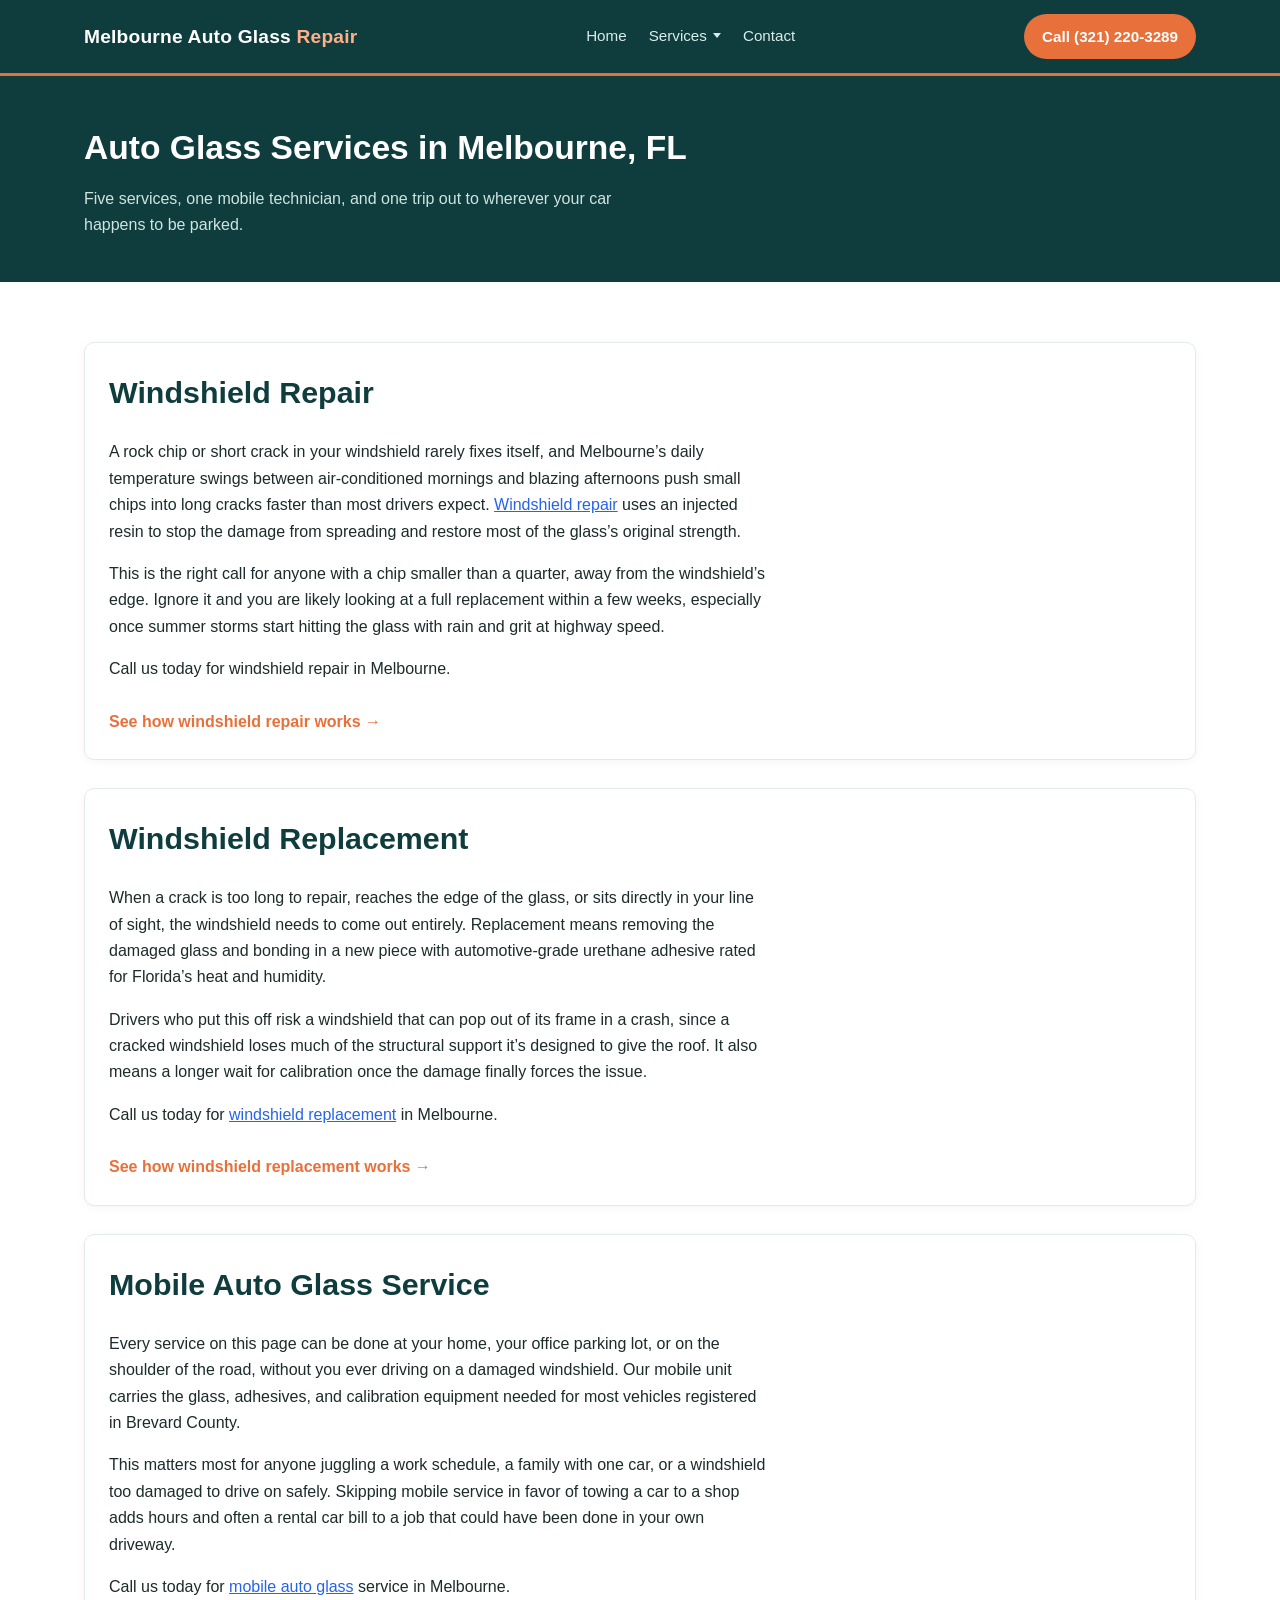
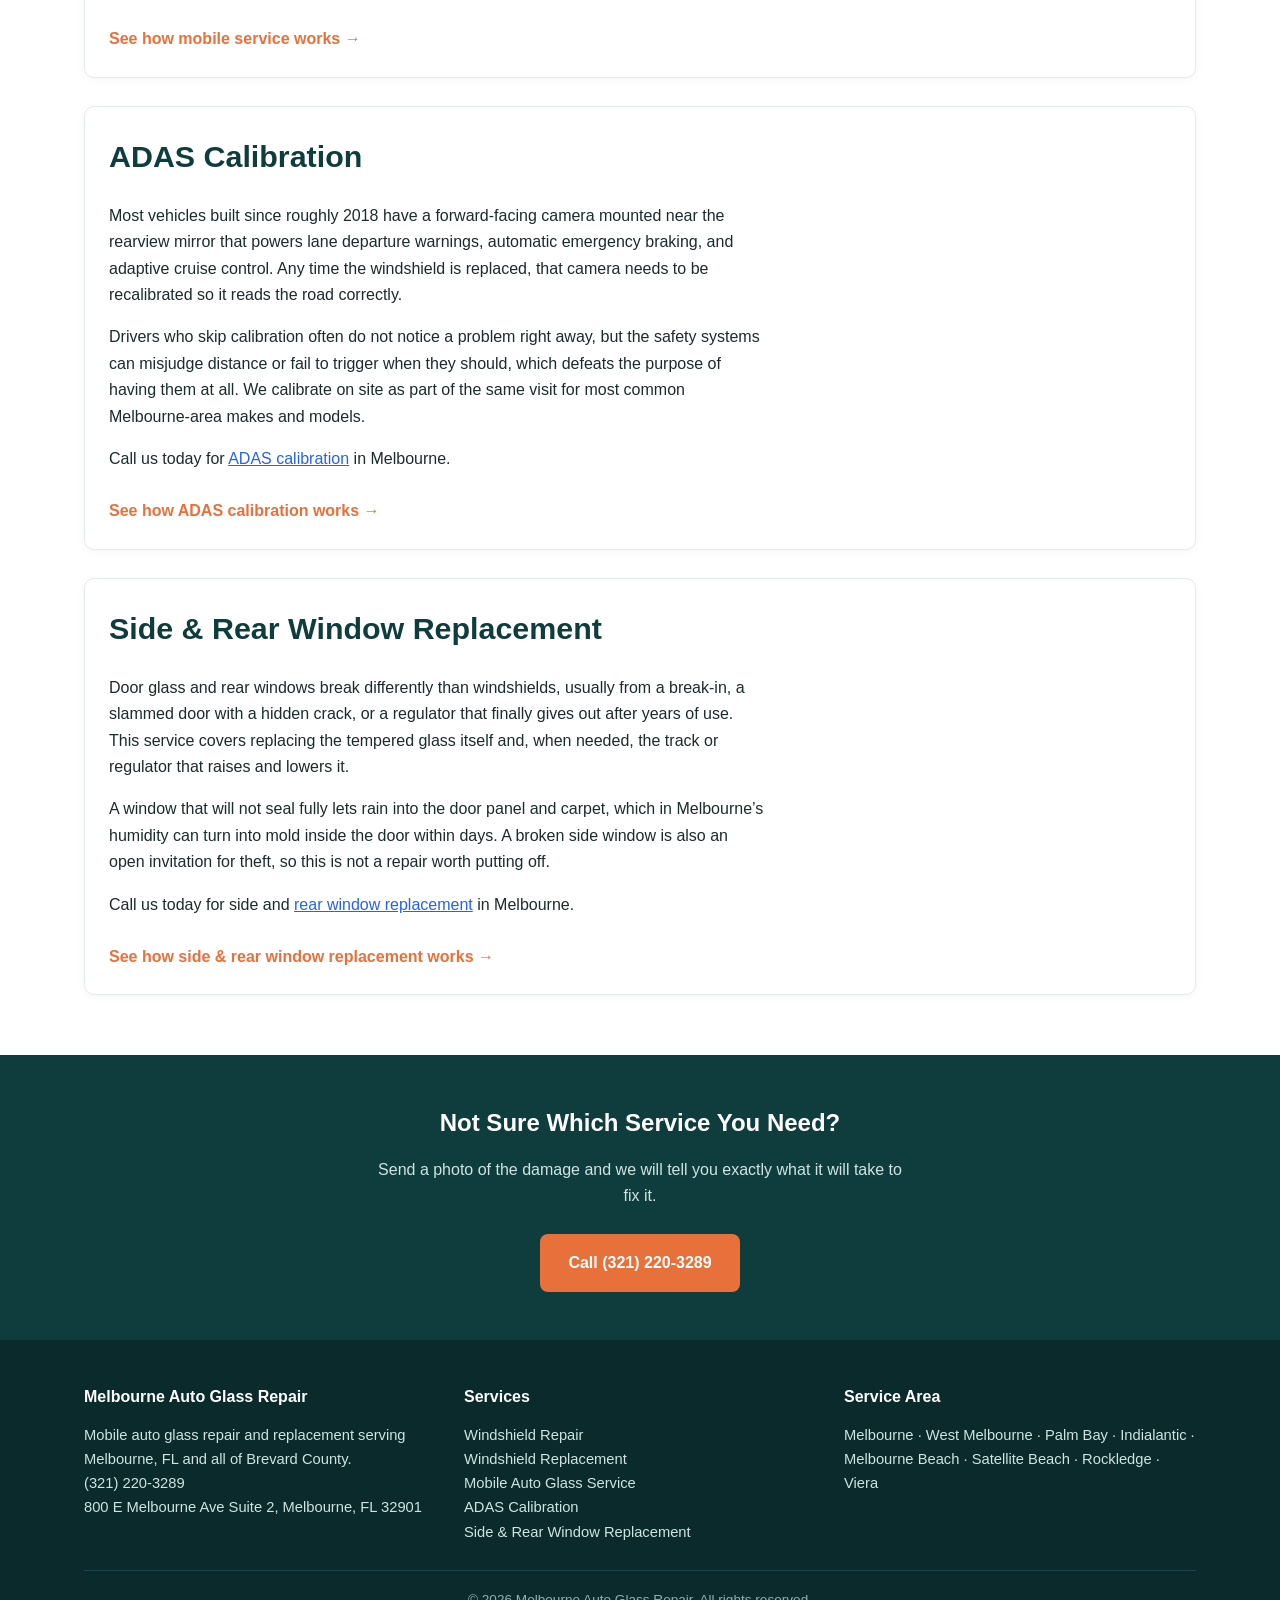
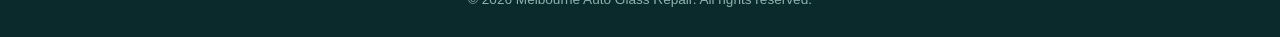
<file: services.html>
<!DOCTYPE html>

<html lang="en">
<head>
<link href="https://www.melbourneautoglassrepair.com/services.html" rel="canonical"/>
<meta charset="utf-8"/>
<meta content="width=device-width, initial-scale=1.0" name="viewport"/>
<title>Auto Glass Services in Melbourne, FL | Full List</title>
<meta content="Windshield repair, replacement, mobile service, ADAS calibration, and side window replacement in Melbourne, FL. See every auto glass service we offer." name="description"/>
<link href="styles.css" rel="stylesheet"/>
<script type="application/ld+json">
{
  "@context": "https://schema.org",
  "@type": "LocalBusiness",
  "name": "Melbourne Auto Glass Repair",
  "telephone": "+13212203289",
  "address": {
    "@type": "PostalAddress",
    "streetAddress": "800 E Melbourne Ave Suite 2",
    "addressLocality": "Melbourne",
    "addressRegion": "FL",
    "postalCode": "32901",
    "addressCountry": "US"
  },
  "areaServed": "Melbourne, FL",
  "description": "Auto glass repair and windshield replacement in Melbourne, FL",
  "openingHours": "Mo-Fr 08:00-18:00"
}
</script>
<script type="application/ld+json">
{
  "@context": "https://schema.org",
  "@type": "Service",
  "serviceType": "Auto Glass Repair",
  "areaServed": "Melbourne, FL",
  "provider": { "@type": "LocalBusiness", "name": "Melbourne Auto Glass Repair" }
}
</script>
</head>
<body>
<nav class="site-nav">
<div class="nav-inner">
<a class="nav-logo" href="/">Melbourne Auto Glass <span>Repair</span></a>
<ul class="nav-links">
<li><a href="/">Home</a></li>
<li class="has-dropdown">
<a href="services.html">Services</a>
<div class="dropdown-menu">
<ul class="dropdown-menu-list">
<li><a href="windshield-repair-melbourne.html">Windshield Repair</a></li>
<li><a href="windshield-replacement-melbourne.html">Windshield Replacement</a></li>
<li><a href="mobile-auto-glass-melbourne.html">Mobile Auto Glass Service</a></li>
<li><a href="adas-calibration-melbourne.html">ADAS Calibration</a></li>
<li><a href="side-window-replacement-melbourne.html">Side &amp; Rear Window Replacement</a></li>
</ul>
</div>
</li>
<li><a href="contact.html">Contact</a></li>
</ul>
<a class="nav-call" href="tel:+13212203289">Call (321) 220-3289</a>
</div>
</nav>
<header class="page-header">
<div class="container">
<h1>Auto Glass Services in Melbourne, FL</h1>
<p>Five services, one mobile technician, and one trip out to wherever your car happens to be parked.</p>
</div>
</header>
<section class="section">
<div class="container">
<div class="card" style="margin-bottom:28px;">
<h2>Windshield Repair</h2>
<p>A rock chip or short crack in your windshield rarely fixes itself, and Melbourne’s daily temperature swings between air-conditioned mornings and blazing afternoons push small chips into long cracks faster than most drivers expect. <a href="windshield-repair-melbourne.html" style="color:#2563eb; text-decoration:underline;">Windshield repair</a> uses an injected resin to stop the damage from spreading and restore most of the glass’s original strength.</p>
<p>This is the right call for anyone with a chip smaller than a quarter, away from the windshield’s edge. Ignore it and you are likely looking at a full replacement within a few weeks, especially once summer storms start hitting the glass with rain and grit at highway speed.</p>
<p>Call us today for windshield repair in Melbourne.</p>
<a class="card-link" href="windshield-repair-melbourne.html">See how windshield repair works →</a>
</div>
<div class="card" style="margin-bottom:28px;">
<h2>Windshield Replacement</h2>
<p>When a crack is too long to repair, reaches the edge of the glass, or sits directly in your line of sight, the windshield needs to come out entirely. Replacement means removing the damaged glass and bonding in a new piece with automotive-grade urethane adhesive rated for Florida’s heat and humidity.</p>
<p>Drivers who put this off risk a windshield that can pop out of its frame in a crash, since a cracked windshield loses much of the structural support it’s designed to give the roof. It also means a longer wait for calibration once the damage finally forces the issue.</p>
<p>Call us today for <a href="windshield-replacement-melbourne.html" style="color:#2563eb; text-decoration:underline;">windshield replacement</a> in Melbourne.</p>
<a class="card-link" href="windshield-replacement-melbourne.html">See how windshield replacement works →</a>
</div>
<div class="card" style="margin-bottom:28px;">
<h2>Mobile Auto Glass Service</h2>
<p>Every service on this page can be done at your home, your office parking lot, or on the shoulder of the road, without you ever driving on a damaged windshield. Our mobile unit carries the glass, adhesives, and calibration equipment needed for most vehicles registered in Brevard County.</p>
<p>This matters most for anyone juggling a work schedule, a family with one car, or a windshield too damaged to drive on safely. Skipping mobile service in favor of towing a car to a shop adds hours and often a rental car bill to a job that could have been done in your own driveway.</p>
<p>Call us today for <a href="mobile-auto-glass-melbourne.html" style="color:#2563eb; text-decoration:underline;">mobile auto glass</a> service in Melbourne.</p>
<a class="card-link" href="mobile-auto-glass-melbourne.html">See how mobile service works →</a>
</div>
<div class="card" style="margin-bottom:28px;">
<h2>ADAS Calibration</h2>
<p>Most vehicles built since roughly 2018 have a forward-facing camera mounted near the rearview mirror that powers lane departure warnings, automatic emergency braking, and adaptive cruise control. Any time the windshield is replaced, that camera needs to be recalibrated so it reads the road correctly.</p>
<p>Drivers who skip calibration often do not notice a problem right away, but the safety systems can misjudge distance or fail to trigger when they should, which defeats the purpose of having them at all. We calibrate on site as part of the same visit for most common Melbourne-area makes and models.</p>
<p>Call us today for <a href="adas-calibration-melbourne.html" style="color:#2563eb; text-decoration:underline;">ADAS calibration</a> in Melbourne.</p>
<a class="card-link" href="adas-calibration-melbourne.html">See how ADAS calibration works →</a>
</div>
<div class="card">
<h2>Side &amp; Rear Window Replacement</h2>
<p>Door glass and rear windows break differently than windshields, usually from a break-in, a slammed door with a hidden crack, or a regulator that finally gives out after years of use. This service covers replacing the tempered glass itself and, when needed, the track or regulator that raises and lowers it.</p>
<p>A window that will not seal fully lets rain into the door panel and carpet, which in Melbourne’s humidity can turn into mold inside the door within days. A broken side window is also an open invitation for theft, so this is not a repair worth putting off.</p>
<p>Call us today for side and <a href="side-window-replacement-melbourne.html" style="color:#2563eb; text-decoration:underline;">rear window replacement</a> in Melbourne.</p>
<a class="card-link" href="side-window-replacement-melbourne.html">See how side &amp; rear window replacement works →</a>
</div>
</div>
</section>
<section class="cta-banner">
<div class="container">
<h2>Not Sure Which Service You Need?</h2>
<p>Send a photo of the damage and we will tell you exactly what it will take to fix it.</p>
<a class="btn btn-primary" href="tel:+13212203289">Call (321) 220-3289</a>
</div>
</section>
<footer class="site-footer">
<div class="container">
<div class="footer-grid">
<div>
<h4>Melbourne Auto Glass Repair</h4>
<p>Mobile auto glass repair and replacement serving Melbourne, FL and all of Brevard County.</p>
<p><a href="tel:+13212203289">(321) 220-3289</a></p>
<p>800 E Melbourne Ave Suite 2, Melbourne, FL 32901</p>
</div>
<div>
<h4>Services</h4>
<p><a href="windshield-repair-melbourne.html">Windshield Repair</a></p>
<p><a href="windshield-replacement-melbourne.html">Windshield Replacement</a></p>
<p><a href="mobile-auto-glass-melbourne.html">Mobile Auto Glass Service</a></p>
<p><a href="adas-calibration-melbourne.html">ADAS Calibration</a></p>
<p><a href="side-window-replacement-melbourne.html">Side &amp; Rear Window Replacement</a></p>
</div>
<div>
<h4>Service Area</h4>
<p>Melbourne · West Melbourne · Palm Bay · Indialantic · Melbourne Beach · Satellite Beach · Rockledge · Viera</p>
</div>
</div>
<div class="footer-bottom">
      © 2026 Melbourne Auto Glass Repair. All rights reserved.
    </div>
</div>
</footer>
</body>
</html>
</file>
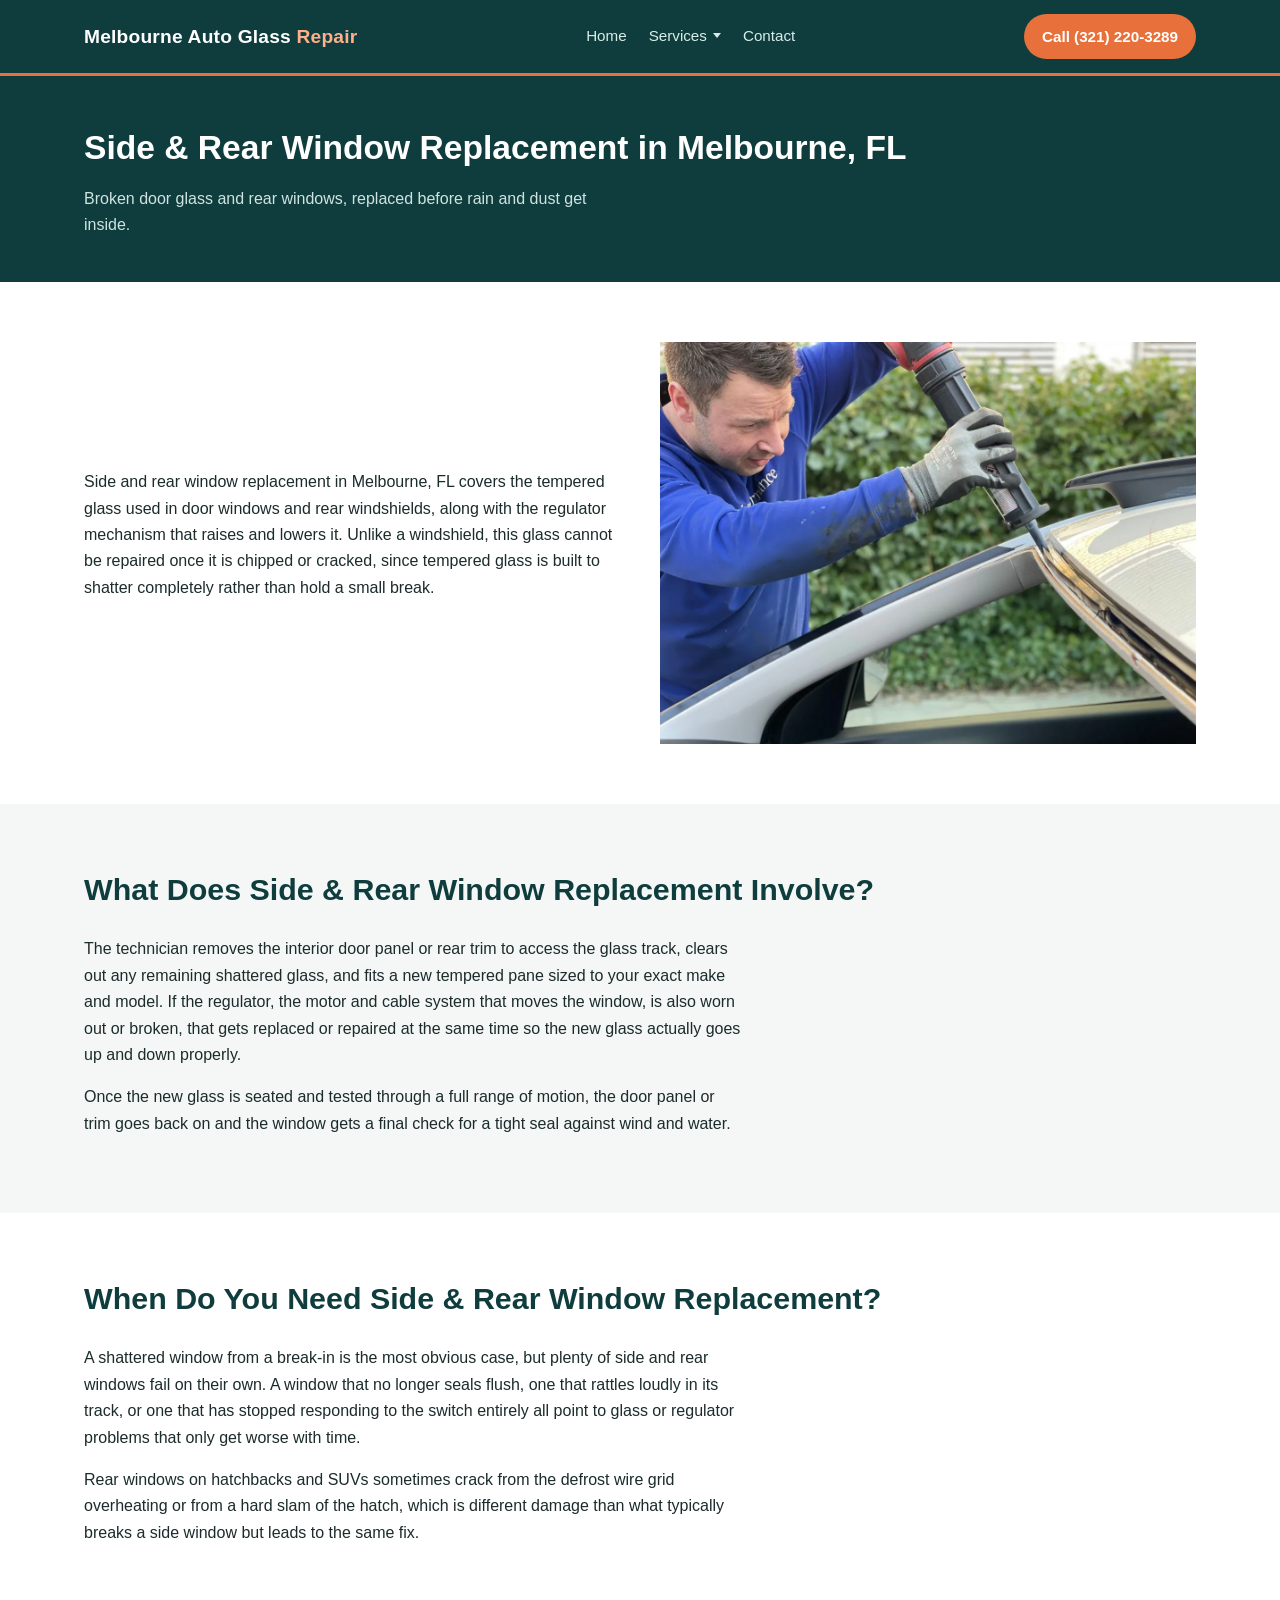
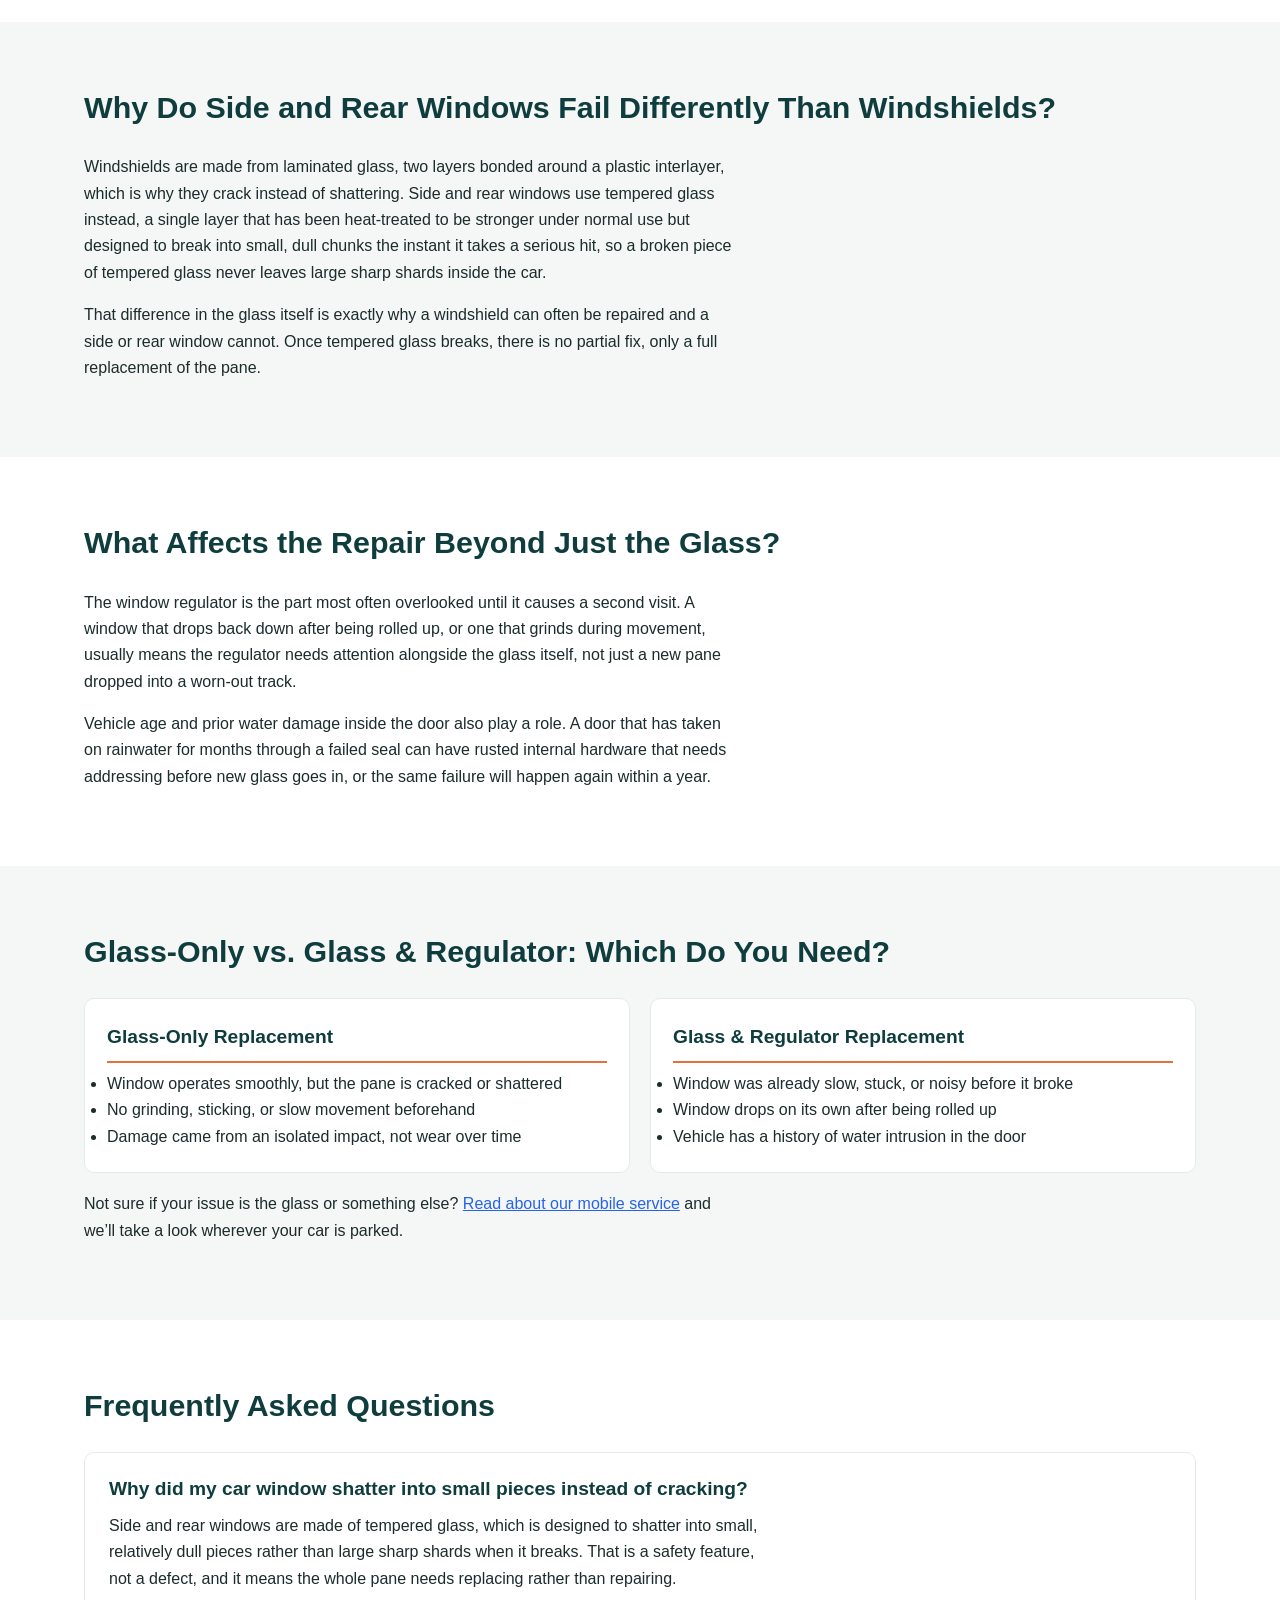
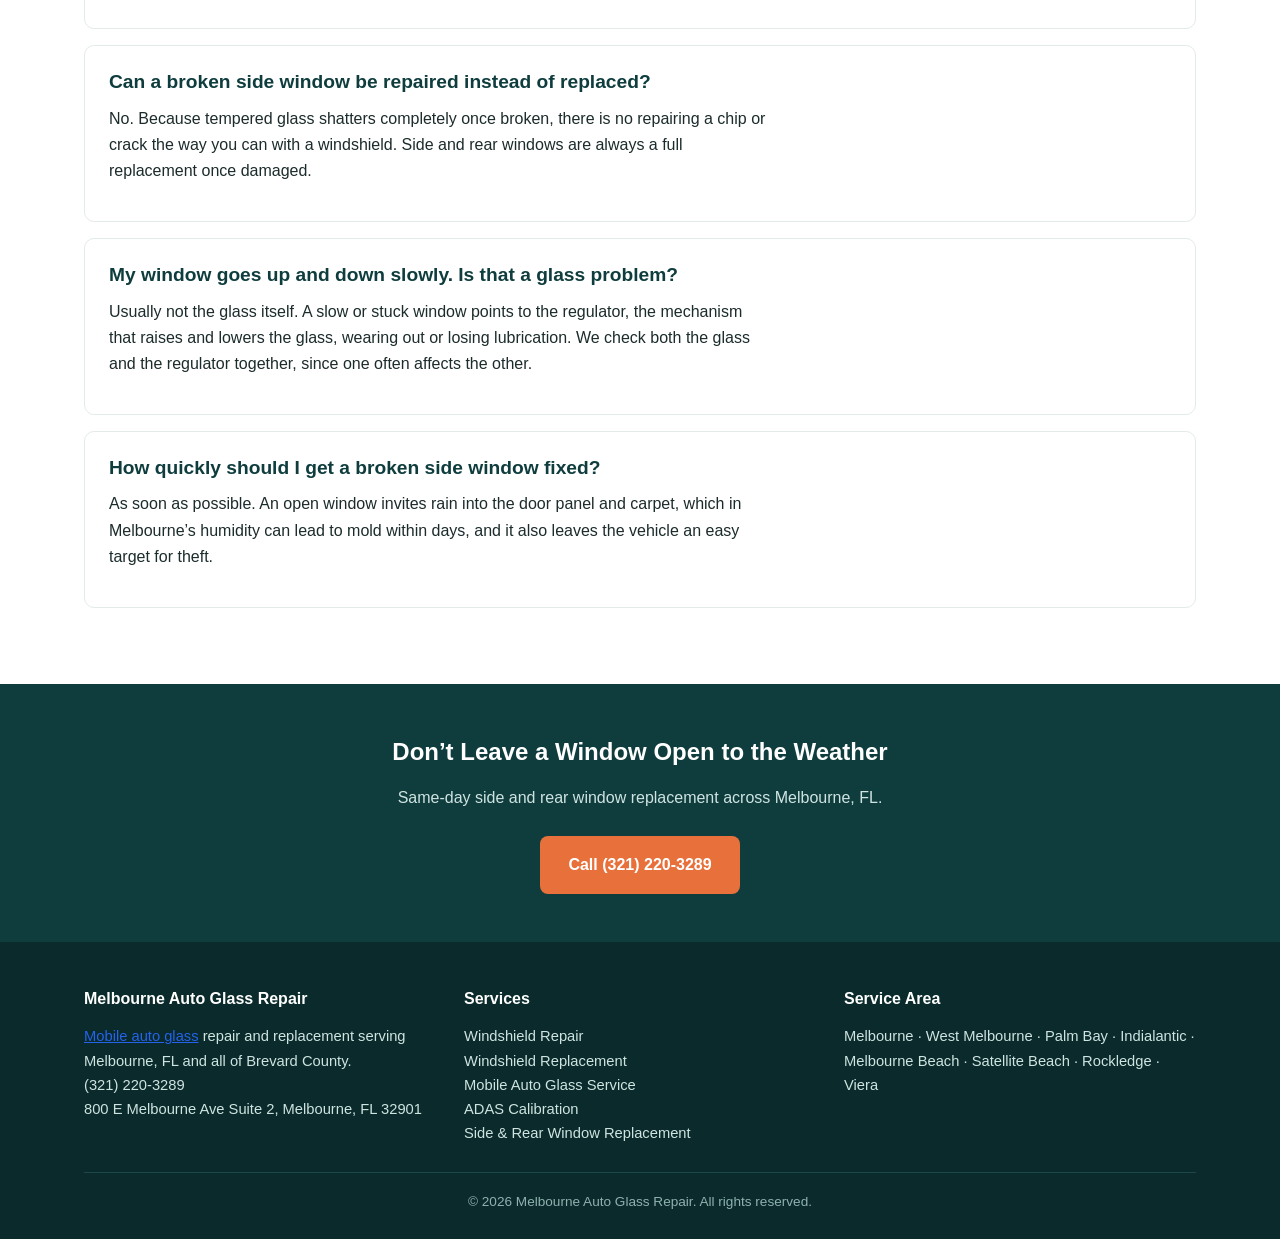
<file: side-window-replacement-melbourne.html>
<!DOCTYPE html>

<html lang="en">
<head>
<link href="https://www.melbourneautoglassrepair.com/side-window-replacement-melbourne.html" rel="canonical"/>
<meta charset="utf-8"/>
<meta content="width=device-width, initial-scale=1.0" name="viewport"/>
<title>Side &amp; Rear Window Replacement in Melbourne, FL</title>
<meta content="Side and rear car window replacement in Melbourne, FL. Broken door glass, rear windows, and regulator repair, done at your location." name="description"/>
<link href="styles.css" rel="stylesheet"/>
<script type="application/ld+json">
{
  "@context": "https://schema.org",
  "@type": "LocalBusiness",
  "name": "Melbourne Auto Glass Repair",
  "telephone": "+13212203289",
  "address": { "@type": "PostalAddress", "streetAddress": "800 E Melbourne Ave Suite 2", "addressLocality": "Melbourne", "addressRegion": "FL", "postalCode": "32901", "addressCountry": "US" },
  "areaServed": "Melbourne, FL",
  "description": "Side and rear window replacement in Melbourne, FL",
  "openingHours": "Mo-Fr 08:00-18:00"
}
</script>
<script type="application/ld+json">
{
  "@context": "https://schema.org",
  "@type": "FAQPage",
  "mainEntity": [
    { "@type": "Question", "name": "Why did my car window shatter into small pieces instead of cracking?", "acceptedAnswer": { "@type": "Answer", "text": "Side and rear windows are made of tempered glass, which is designed to shatter into small, relatively dull pieces rather than large sharp shards when it breaks. That is a safety feature, not a defect, and it means the whole pane needs replacing rather than repairing." } },
    { "@type": "Question", "name": "Can a broken side window be repaired instead of replaced?", "acceptedAnswer": { "@type": "Answer", "text": "No. Because tempered glass shatters completely once broken, there is no repairing a chip or crack the way you can with a windshield. Side and rear windows are always a full replacement once damaged." } },
    { "@type": "Question", "name": "My window goes up and down slowly. Is that a glass problem?", "acceptedAnswer": { "@type": "Answer", "text": "Usually not the glass itself. A slow or stuck window points to the regulator, the mechanism that raises and lowers the glass, wearing out or losing lubrication. We check both the glass and the regulator together, since one often affects the other." } },
    { "@type": "Question", "name": "How quickly should I get a broken side window fixed?", "acceptedAnswer": { "@type": "Answer", "text": "As soon as possible. An open window invites rain into the door panel and carpet, which in Melbourne&rsquo;s humidity can lead to mold within days, and it also leaves the vehicle an easy target for theft." } }
  ]
}
</script>
</head>
<body>
<nav class="site-nav">
<div class="nav-inner">
<a class="nav-logo" href="/">Melbourne Auto Glass <span>Repair</span></a>
<ul class="nav-links">
<li><a href="/">Home</a></li>
<li class="has-dropdown">
<a href="services.html">Services</a>
<div class="dropdown-menu">
<ul class="dropdown-menu-list">
<li><a href="windshield-repair-melbourne.html">Windshield Repair</a></li>
<li><a href="windshield-replacement-melbourne.html">Windshield Replacement</a></li>
<li><a href="mobile-auto-glass-melbourne.html">Mobile Auto Glass Service</a></li>
<li><a href="adas-calibration-melbourne.html">ADAS Calibration</a></li>
<li><a href="side-window-replacement-melbourne.html">Side &amp; Rear Window Replacement</a></li>
</ul>
</div>
</li>
<li><a href="contact.html">Contact</a></li>
</ul>
<a class="nav-call" href="tel:+13212203289">Call (321) 220-3289</a>
</div>
</nav>
<header class="page-header">
<div class="container">
<h1>Side &amp; Rear Window Replacement in Melbourne, FL</h1>
<p>Broken door glass and rear windows, replaced before rain and dust get inside.</p>
</div>
</header>
<section class="section">
<div class="container two-col">
<div>
<p>Side and rear window replacement in Melbourne, FL covers the tempered glass used in door windows and rear windshields, along with the regulator mechanism that raises and lowers it. Unlike a windshield, this glass cannot be repaired once it is chipped or cracked, since tempered glass is built to shatter completely rather than hold a small break.</p>
</div>
<div>
<img alt="Side window replacement in Melbourne, FL" height="900" src="images/side-window-replacement-melbourne.webp" width="1200"/>
</div>
</div>
</section>
<section class="section alt">
<div class="container">
<h2>What Does Side &amp; Rear Window Replacement Involve?</h2>
<p>The technician removes the interior door panel or rear trim to access the glass track, clears out any remaining shattered glass, and fits a new tempered pane sized to your exact make and model. If the regulator, the motor and cable system that moves the window, is also worn out or broken, that gets replaced or repaired at the same time so the new glass actually goes up and down properly.</p>
<p>Once the new glass is seated and tested through a full range of motion, the door panel or trim goes back on and the window gets a final check for a tight seal against wind and water.</p>
</div>
</section>
<section class="section">
<div class="container">
<h2>When Do You Need Side &amp; Rear Window Replacement?</h2>
<p>A shattered window from a break-in is the most obvious case, but plenty of side and rear windows fail on their own. A window that no longer seals flush, one that rattles loudly in its track, or one that has stopped responding to the switch entirely all point to glass or regulator problems that only get worse with time.</p>
<p>Rear windows on hatchbacks and SUVs sometimes crack from the defrost wire grid overheating or from a hard slam of the hatch, which is different damage than what typically breaks a side window but leads to the same fix.</p>
</div>
</section>
<section class="section alt">
<div class="container">
<h2>Why Do Side and Rear Windows Fail Differently Than Windshields?</h2>
<p>Windshields are made from laminated glass, two layers bonded around a plastic interlayer, which is why they crack instead of shattering. Side and rear windows use tempered glass instead, a single layer that has been heat-treated to be stronger under normal use but designed to break into small, dull chunks the instant it takes a serious hit, so a broken piece of tempered glass never leaves large sharp shards inside the car.</p>
<p>That difference in the glass itself is exactly why a windshield can often be repaired and a side or rear window cannot. Once tempered glass breaks, there is no partial fix, only a full replacement of the pane.</p>
</div>
</section>
<section class="section">
<div class="container">
<h2>What Affects the Repair Beyond Just the Glass?</h2>
<p>The window regulator is the part most often overlooked until it causes a second visit. A window that drops back down after being rolled up, or one that grinds during movement, usually means the regulator needs attention alongside the glass itself, not just a new pane dropped into a worn-out track.</p>
<p>Vehicle age and prior water damage inside the door also play a role. A door that has taken on rainwater for months through a failed seal can have rusted internal hardware that needs addressing before new glass goes in, or the same failure will happen again within a year.</p>
</div>
</section>
<section class="section alt">
<div class="container">
<h2>Glass-Only vs. Glass &amp; Regulator: Which Do You Need?</h2>
<div class="vs-grid">
<div class="vs-box">
<h3>Glass-Only Replacement</h3>
<ul>
<li>Window operates smoothly, but the pane is cracked or shattered</li>
<li>No grinding, sticking, or slow movement beforehand</li>
<li>Damage came from an isolated impact, not wear over time</li>
</ul>
</div>
<div class="vs-box">
<h3>Glass &amp; Regulator Replacement</h3>
<ul>
<li>Window was already slow, stuck, or noisy before it broke</li>
<li>Window drops on its own after being rolled up</li>
<li>Vehicle has a history of water intrusion in the door</li>
</ul>
</div>
</div>
<p style="margin-top:18px;">Not sure if your issue is the glass or something else? <a href="mobile-auto-glass-melbourne.html" style="color:#2563eb; text-decoration:underline;">Read about our mobile service</a> and we’ll take a look wherever your car is parked.</p>
</div>
</section>
<section class="section">
<div class="container">
<h2>Frequently Asked Questions</h2>
<div class="faq-item">
<h3>Why did my car window shatter into small pieces instead of cracking?</h3>
<p>Side and rear windows are made of tempered glass, which is designed to shatter into small, relatively dull pieces rather than large sharp shards when it breaks. That is a safety feature, not a defect, and it means the whole pane needs replacing rather than repairing.</p>
</div>
<div class="faq-item">
<h3>Can a broken side window be repaired instead of replaced?</h3>
<p>No. Because tempered glass shatters completely once broken, there is no repairing a chip or crack the way you can with a windshield. Side and rear windows are always a full replacement once damaged.</p>
</div>
<div class="faq-item">
<h3>My window goes up and down slowly. Is that a glass problem?</h3>
<p>Usually not the glass itself. A slow or stuck window points to the regulator, the mechanism that raises and lowers the glass, wearing out or losing lubrication. We check both the glass and the regulator together, since one often affects the other.</p>
</div>
<div class="faq-item">
<h3>How quickly should I get a broken side window fixed?</h3>
<p>As soon as possible. An open window invites rain into the door panel and carpet, which in Melbourne’s humidity can lead to mold within days, and it also leaves the vehicle an easy target for theft.</p>
</div>
</div>
</section>
<section class="cta-banner">
<div class="container">
<h2>Don’t Leave a Window Open to the Weather</h2>
<p>Same-day side and rear window replacement across Melbourne, FL.</p>
<a class="btn btn-primary" href="tel:+13212203289">Call (321) 220-3289</a>
</div>
</section>
<footer class="site-footer">
<div class="container">
<div class="footer-grid">
<div>
<h4>Melbourne Auto Glass Repair</h4>
<p><a href="mobile-auto-glass-melbourne.html" style="color:#2563eb; text-decoration:underline;">Mobile auto glass</a> repair and replacement serving Melbourne, FL and all of Brevard County.</p>
<p><a href="tel:+13212203289">(321) 220-3289</a></p>
<p>800 E Melbourne Ave Suite 2, Melbourne, FL 32901</p>
</div>
<div>
<h4>Services</h4>
<p><a href="windshield-repair-melbourne.html">Windshield Repair</a></p>
<p><a href="windshield-replacement-melbourne.html">Windshield Replacement</a></p>
<p><a href="mobile-auto-glass-melbourne.html">Mobile Auto Glass Service</a></p>
<p><a href="adas-calibration-melbourne.html">ADAS Calibration</a></p>
<p><a href="side-window-replacement-melbourne.html">Side &amp; Rear Window Replacement</a></p>
</div>
<div>
<h4>Service Area</h4>
<p>Melbourne · West Melbourne · Palm Bay · Indialantic · Melbourne Beach · Satellite Beach · Rockledge · Viera</p>
</div>
</div>
<div class="footer-bottom">
      © 2026 Melbourne Auto Glass Repair. All rights reserved.
    </div>
</div>
</footer>
</body>
</html>
</file>
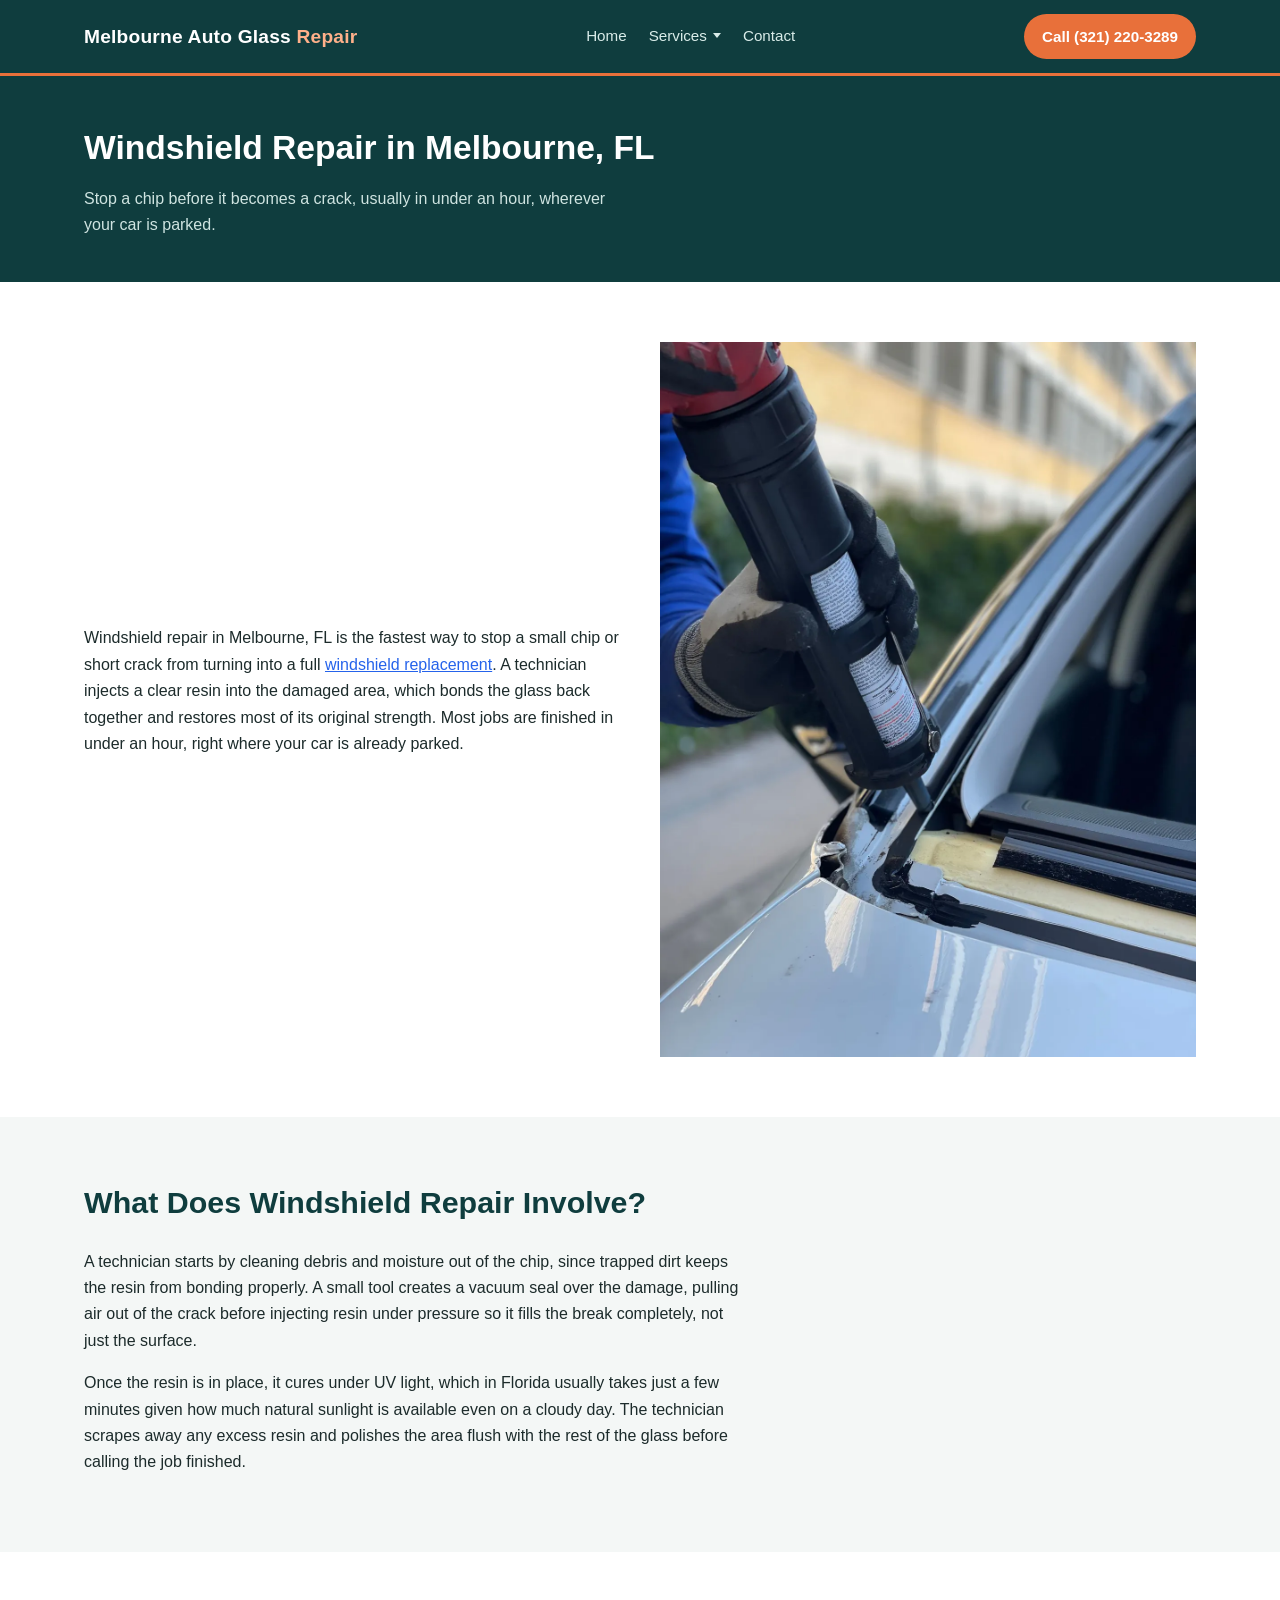
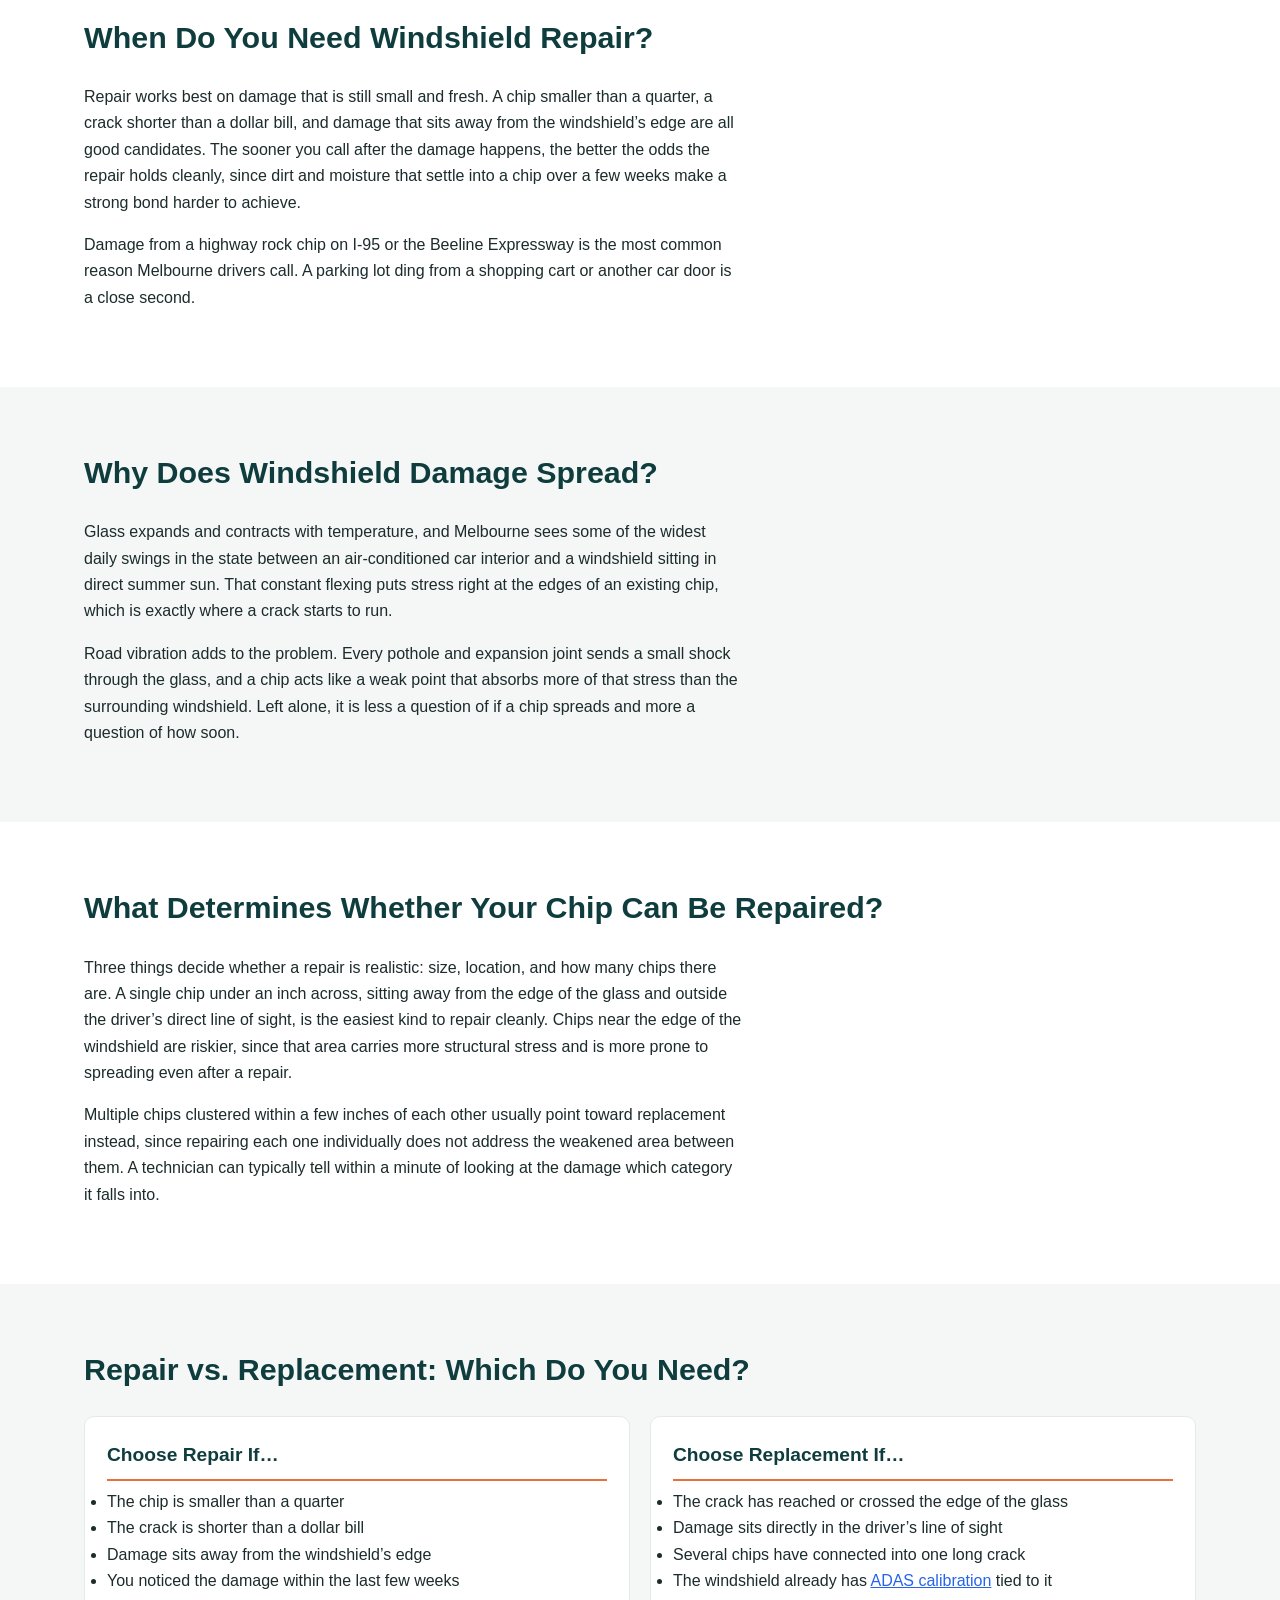
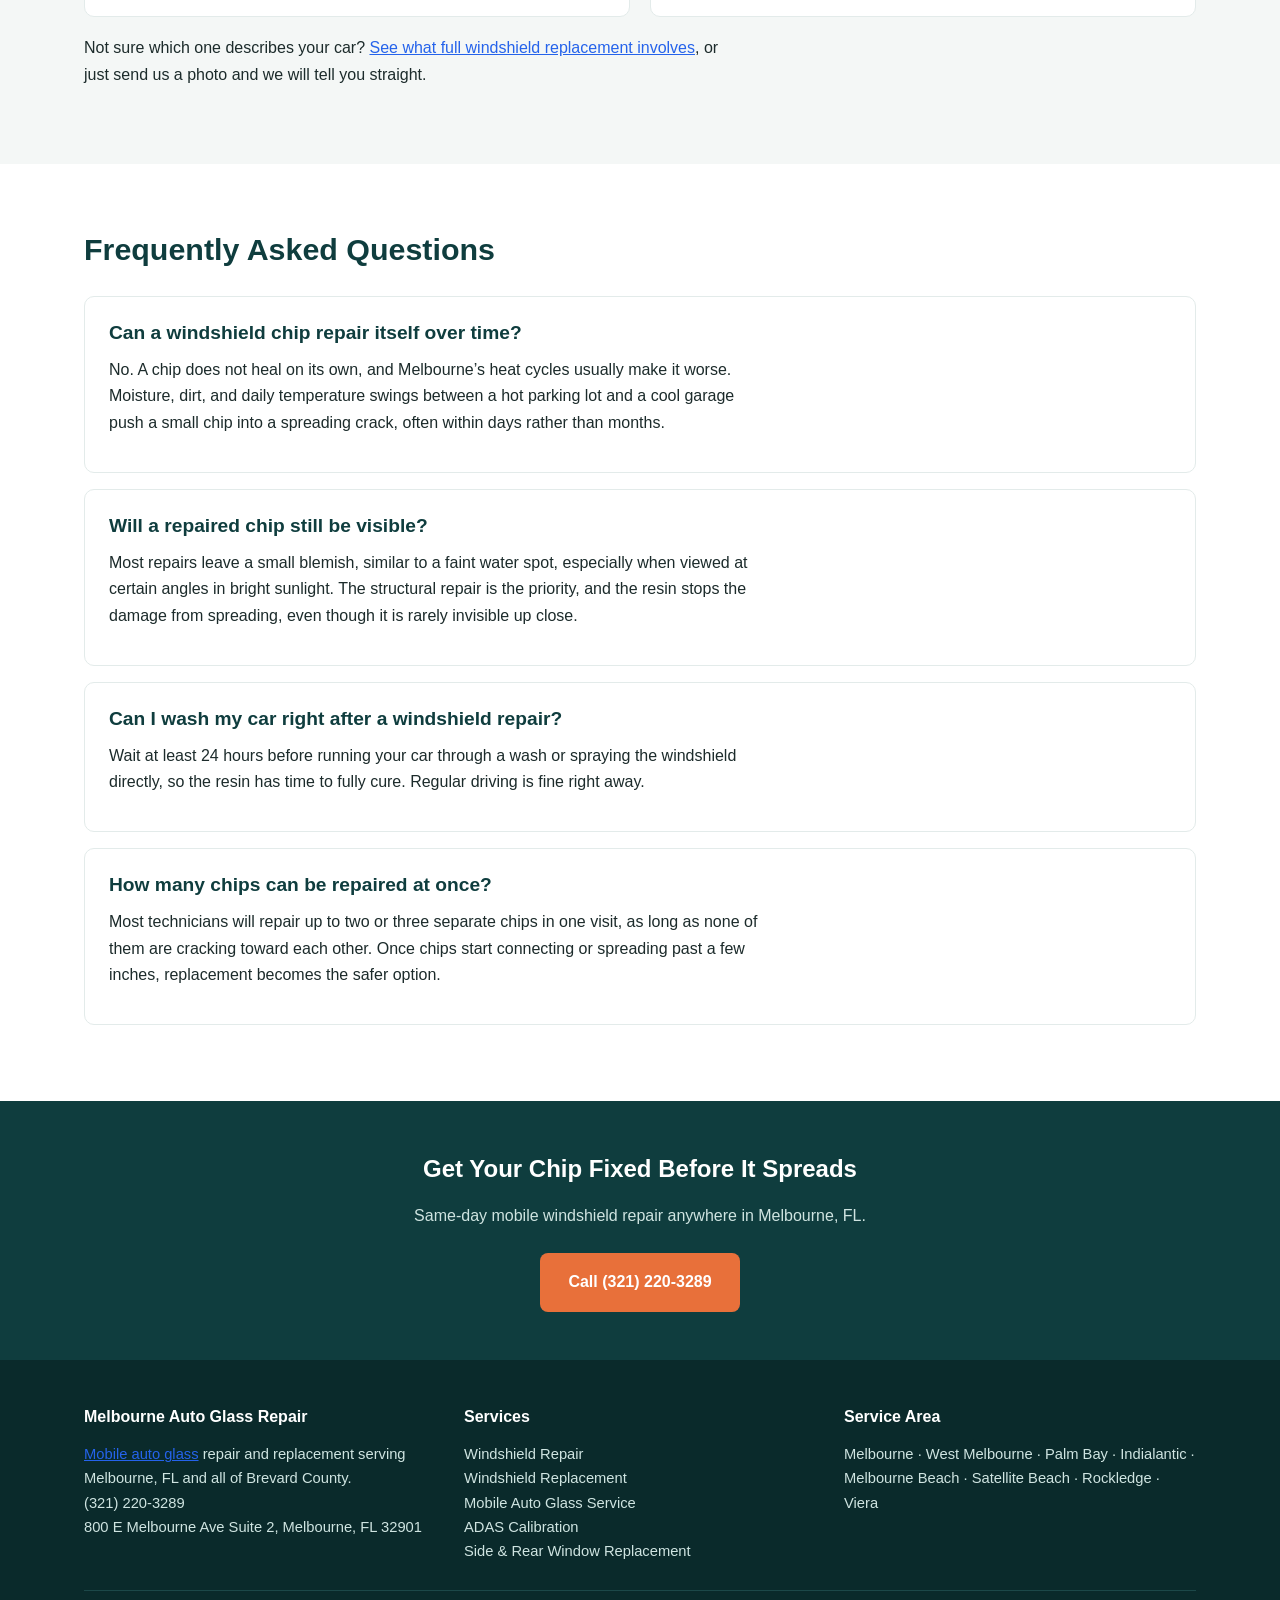
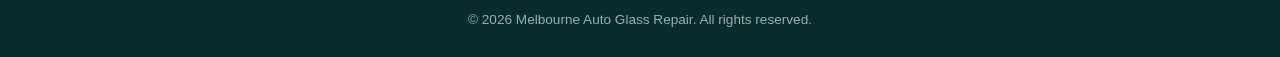
<file: windshield-repair-melbourne.html>
<!DOCTYPE html>

<html lang="en">
<head>
<link href="https://www.melbourneautoglassrepair.com/windshield-repair-melbourne.html" rel="canonical"/>
<meta charset="utf-8"/>
<meta content="width=device-width, initial-scale=1.0" name="viewport"/>
<title>Windshield Repair in Melbourne, FL | Same-Day Chip Fix</title>
<meta content="Fast windshield chip and crack repair in Melbourne, FL. Mobile technicians come to you, most repairs done in under an hour." name="description"/>
<link href="styles.css" rel="stylesheet"/>
<script type="application/ld+json">
{
  "@context": "https://schema.org",
  "@type": "LocalBusiness",
  "name": "Melbourne Auto Glass Repair",
  "telephone": "+13212203289",
  "address": { "@type": "PostalAddress", "streetAddress": "800 E Melbourne Ave Suite 2", "addressLocality": "Melbourne", "addressRegion": "FL", "postalCode": "32901", "addressCountry": "US" },
  "areaServed": "Melbourne, FL",
  "description": "Windshield repair in Melbourne, FL",
  "openingHours": "Mo-Fr 08:00-18:00"
}
</script>
<script type="application/ld+json">
{
  "@context": "https://schema.org",
  "@type": "FAQPage",
  "mainEntity": [
    { "@type": "Question", "name": "Can a windshield chip repair itself over time?", "acceptedAnswer": { "@type": "Answer", "text": "No. A chip does not heal on its own, and Melbourne&rsquo;s heat cycles usually make it worse. Moisture, dirt, and daily temperature swings between a hot parking lot and a cool garage push a small chip into a spreading crack, often within days rather than months." } },
    { "@type": "Question", "name": "Will a repaired chip still be visible?", "acceptedAnswer": { "@type": "Answer", "text": "Most repairs leave a small blemish, similar to a faint water spot, especially when viewed at certain angles in bright sunlight. The structural repair is the priority, and the resin stops the damage from spreading, even though it is rarely invisible up close." } },
    { "@type": "Question", "name": "Can I wash my car right after a windshield repair?", "acceptedAnswer": { "@type": "Answer", "text": "Wait at least 24 hours before running your car through a wash or spraying the windshield directly, so the resin has time to fully cure. Regular driving is fine right away." } },
    { "@type": "Question", "name": "How many chips can be repaired at once?", "acceptedAnswer": { "@type": "Answer", "text": "Most technicians will repair up to two or three separate chips in one visit, as long as none of them are cracking toward each other. Once chips start connecting or spreading past a few inches, replacement becomes the safer option." } }
  ]
}
</script>
</head>
<body>
<nav class="site-nav">
<div class="nav-inner">
<a class="nav-logo" href="/">Melbourne Auto Glass <span>Repair</span></a>
<ul class="nav-links">
<li><a href="/">Home</a></li>
<li class="has-dropdown">
<a href="services.html">Services</a>
<div class="dropdown-menu">
<ul class="dropdown-menu-list">
<li><a href="windshield-repair-melbourne.html">Windshield Repair</a></li>
<li><a href="windshield-replacement-melbourne.html">Windshield Replacement</a></li>
<li><a href="mobile-auto-glass-melbourne.html">Mobile Auto Glass Service</a></li>
<li><a href="adas-calibration-melbourne.html">ADAS Calibration</a></li>
<li><a href="side-window-replacement-melbourne.html">Side &amp; Rear Window Replacement</a></li>
</ul>
</div>
</li>
<li><a href="contact.html">Contact</a></li>
</ul>
<a class="nav-call" href="tel:+13212203289">Call (321) 220-3289</a>
</div>
</nav>
<header class="page-header">
<div class="container">
<h1>Windshield Repair in Melbourne, FL</h1>
<p>Stop a chip before it becomes a crack, usually in under an hour, wherever your car is parked.</p>
</div>
</header>
<section class="section">
<div class="container two-col">
<div>
<p>Windshield repair in Melbourne, FL is the fastest way to stop a small chip or short crack from turning into a full <a href="windshield-replacement-melbourne.html" style="color:#2563eb; text-decoration:underline;">windshield replacement</a>. A technician injects a clear resin into the damaged area, which bonds the glass back together and restores most of its original strength. Most jobs are finished in under an hour, right where your car is already parked.</p>
</div>
<div>
<img alt="Windshield repair in Melbourne, FL" height="1599" src="images/windshield-repair-melbourne.webp" width="1200"/>
</div>
</div>
</section>
<section class="section alt">
<div class="container">
<h2>What Does Windshield Repair Involve?</h2>
<p>A technician starts by cleaning debris and moisture out of the chip, since trapped dirt keeps the resin from bonding properly. A small tool creates a vacuum seal over the damage, pulling air out of the crack before injecting resin under pressure so it fills the break completely, not just the surface.</p>
<p>Once the resin is in place, it cures under UV light, which in Florida usually takes just a few minutes given how much natural sunlight is available even on a cloudy day. The technician scrapes away any excess resin and polishes the area flush with the rest of the glass before calling the job finished.</p>
</div>
</section>
<section class="section">
<div class="container">
<h2>When Do You Need Windshield Repair?</h2>
<p>Repair works best on damage that is still small and fresh. A chip smaller than a quarter, a crack shorter than a dollar bill, and damage that sits away from the windshield’s edge are all good candidates. The sooner you call after the damage happens, the better the odds the repair holds cleanly, since dirt and moisture that settle into a chip over a few weeks make a strong bond harder to achieve.</p>
<p>Damage from a highway rock chip on I-95 or the Beeline Expressway is the most common reason Melbourne drivers call. A parking lot ding from a shopping cart or another car door is a close second.</p>
</div>
</section>
<section class="section alt">
<div class="container">
<h2>Why Does Windshield Damage Spread?</h2>
<p>Glass expands and contracts with temperature, and Melbourne sees some of the widest daily swings in the state between an air-conditioned car interior and a windshield sitting in direct summer sun. That constant flexing puts stress right at the edges of an existing chip, which is exactly where a crack starts to run.</p>
<p>Road vibration adds to the problem. Every pothole and expansion joint sends a small shock through the glass, and a chip acts like a weak point that absorbs more of that stress than the surrounding windshield. Left alone, it is less a question of if a chip spreads and more a question of how soon.</p>
</div>
</section>
<section class="section">
<div class="container">
<h2>What Determines Whether Your Chip Can Be Repaired?</h2>
<p>Three things decide whether a repair is realistic: size, location, and how many chips there are. A single chip under an inch across, sitting away from the edge of the glass and outside the driver’s direct line of sight, is the easiest kind to repair cleanly. Chips near the edge of the windshield are riskier, since that area carries more structural stress and is more prone to spreading even after a repair.</p>
<p>Multiple chips clustered within a few inches of each other usually point toward replacement instead, since repairing each one individually does not address the weakened area between them. A technician can typically tell within a minute of looking at the damage which category it falls into.</p>
</div>
</section>
<section class="section alt">
<div class="container">
<h2>Repair vs. Replacement: Which Do You Need?</h2>
<div class="vs-grid">
<div class="vs-box">
<h3>Choose Repair If…</h3>
<ul>
<li>The chip is smaller than a quarter</li>
<li>The crack is shorter than a dollar bill</li>
<li>Damage sits away from the windshield’s edge</li>
<li>You noticed the damage within the last few weeks</li>
</ul>
</div>
<div class="vs-box">
<h3>Choose Replacement If…</h3>
<ul>
<li>The crack has reached or crossed the edge of the glass</li>
<li>Damage sits directly in the driver’s line of sight</li>
<li>Several chips have connected into one long crack</li>
<li>The windshield already has <a href="adas-calibration-melbourne.html" style="color:#2563eb; text-decoration:underline;">ADAS calibration</a> tied to it</li>
</ul>
</div>
</div>
<p style="margin-top:18px;">Not sure which one describes your car? <a href="windshield-replacement-melbourne.html" style="color:#2563eb; text-decoration:underline;">See what full windshield replacement involves</a>, or just send us a photo and we will tell you straight.</p>
</div>
</section>
<section class="section">
<div class="container">
<h2>Frequently Asked Questions</h2>
<div class="faq-item">
<h3>Can a windshield chip repair itself over time?</h3>
<p>No. A chip does not heal on its own, and Melbourne’s heat cycles usually make it worse. Moisture, dirt, and daily temperature swings between a hot parking lot and a cool garage push a small chip into a spreading crack, often within days rather than months.</p>
</div>
<div class="faq-item">
<h3>Will a repaired chip still be visible?</h3>
<p>Most repairs leave a small blemish, similar to a faint water spot, especially when viewed at certain angles in bright sunlight. The structural repair is the priority, and the resin stops the damage from spreading, even though it is rarely invisible up close.</p>
</div>
<div class="faq-item">
<h3>Can I wash my car right after a windshield repair?</h3>
<p>Wait at least 24 hours before running your car through a wash or spraying the windshield directly, so the resin has time to fully cure. Regular driving is fine right away.</p>
</div>
<div class="faq-item">
<h3>How many chips can be repaired at once?</h3>
<p>Most technicians will repair up to two or three separate chips in one visit, as long as none of them are cracking toward each other. Once chips start connecting or spreading past a few inches, replacement becomes the safer option.</p>
</div>
</div>
</section>
<section class="cta-banner">
<div class="container">
<h2>Get Your Chip Fixed Before It Spreads</h2>
<p>Same-day mobile windshield repair anywhere in Melbourne, FL.</p>
<a class="btn btn-primary" href="tel:+13212203289">Call (321) 220-3289</a>
</div>
</section>
<footer class="site-footer">
<div class="container">
<div class="footer-grid">
<div>
<h4>Melbourne Auto Glass Repair</h4>
<p><a href="mobile-auto-glass-melbourne.html" style="color:#2563eb; text-decoration:underline;">Mobile auto glass</a> repair and replacement serving Melbourne, FL and all of Brevard County.</p>
<p><a href="tel:+13212203289">(321) 220-3289</a></p>
<p>800 E Melbourne Ave Suite 2, Melbourne, FL 32901</p>
</div>
<div>
<h4>Services</h4>
<p><a href="windshield-repair-melbourne.html">Windshield Repair</a></p>
<p><a href="windshield-replacement-melbourne.html">Windshield Replacement</a></p>
<p><a href="mobile-auto-glass-melbourne.html">Mobile Auto Glass Service</a></p>
<p><a href="adas-calibration-melbourne.html">ADAS Calibration</a></p>
<p><a href="side-window-replacement-melbourne.html">Side &amp; Rear Window Replacement</a></p>
</div>
<div>
<h4>Service Area</h4>
<p>Melbourne · West Melbourne · Palm Bay · Indialantic · Melbourne Beach · Satellite Beach · Rockledge · Viera</p>
</div>
</div>
<div class="footer-bottom">
      © 2026 Melbourne Auto Glass Repair. All rights reserved.
    </div>
</div>
</footer>
</body>
</html>
</file>
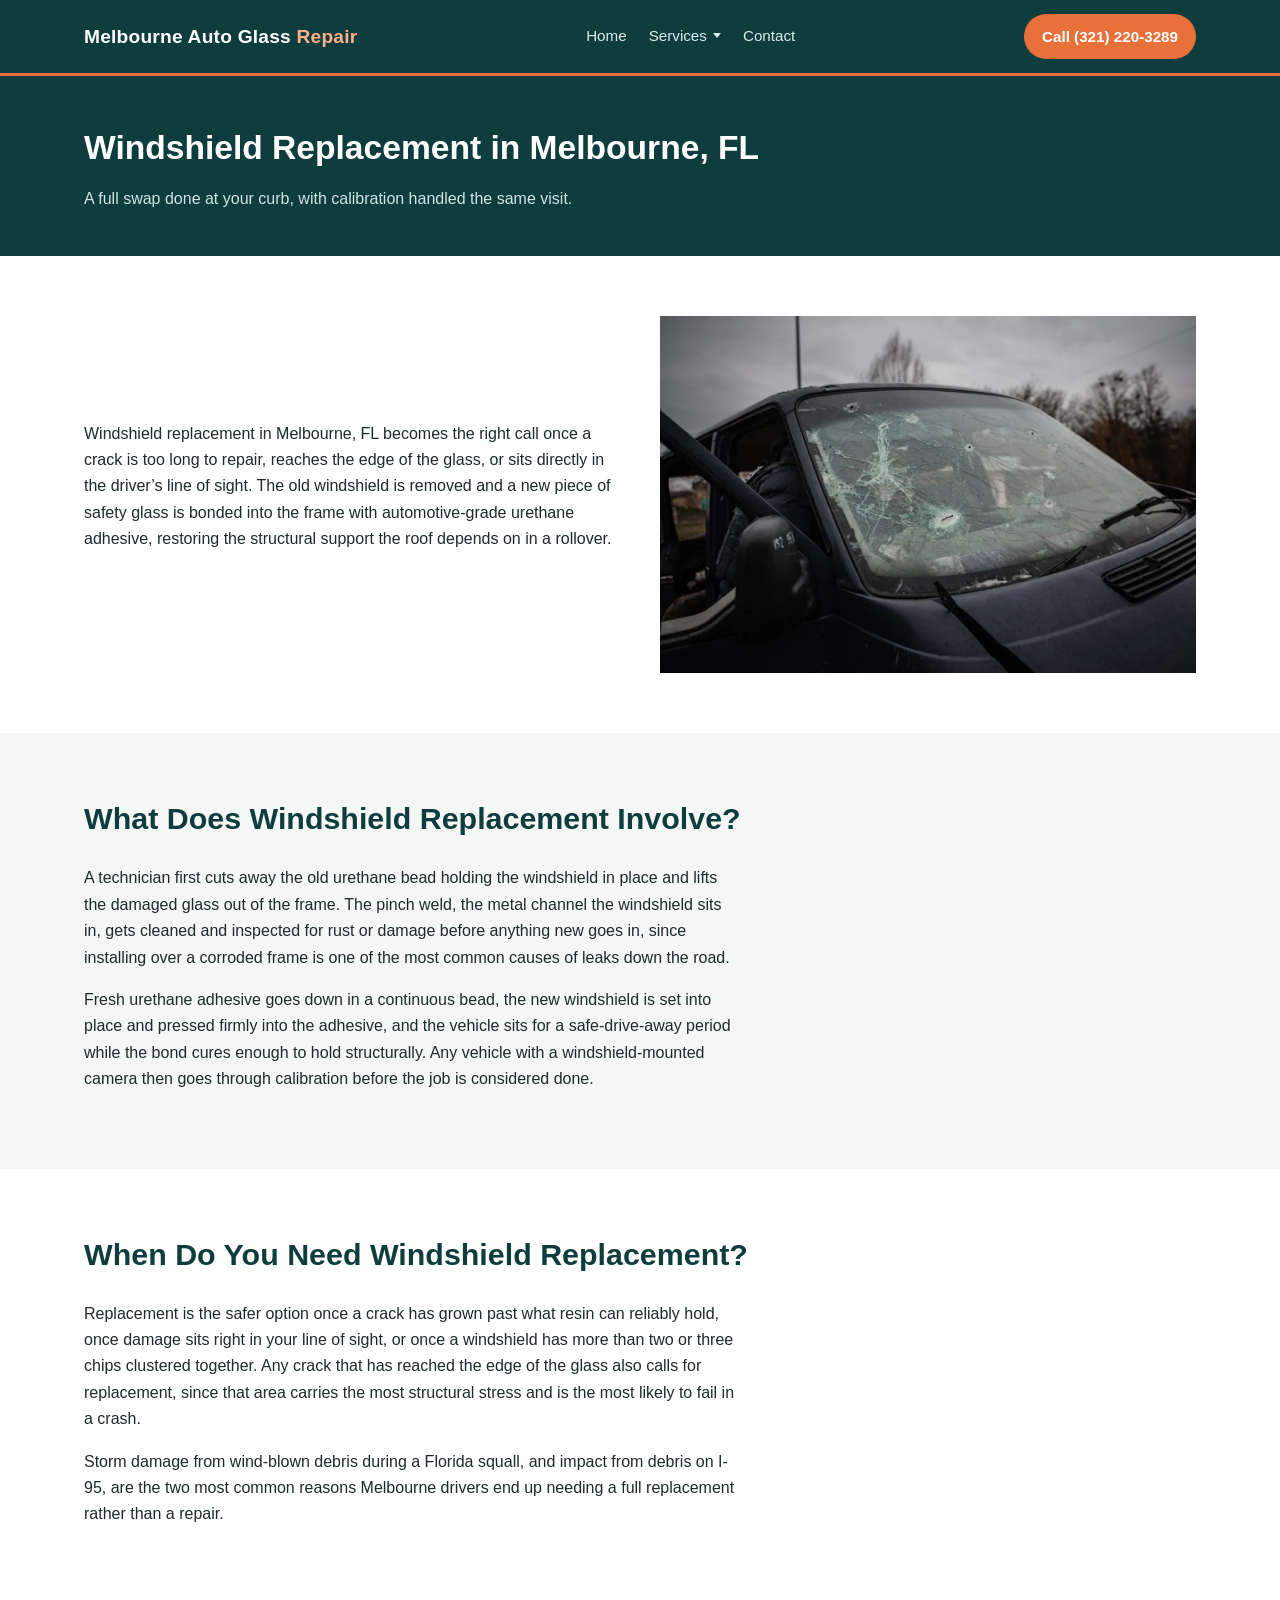
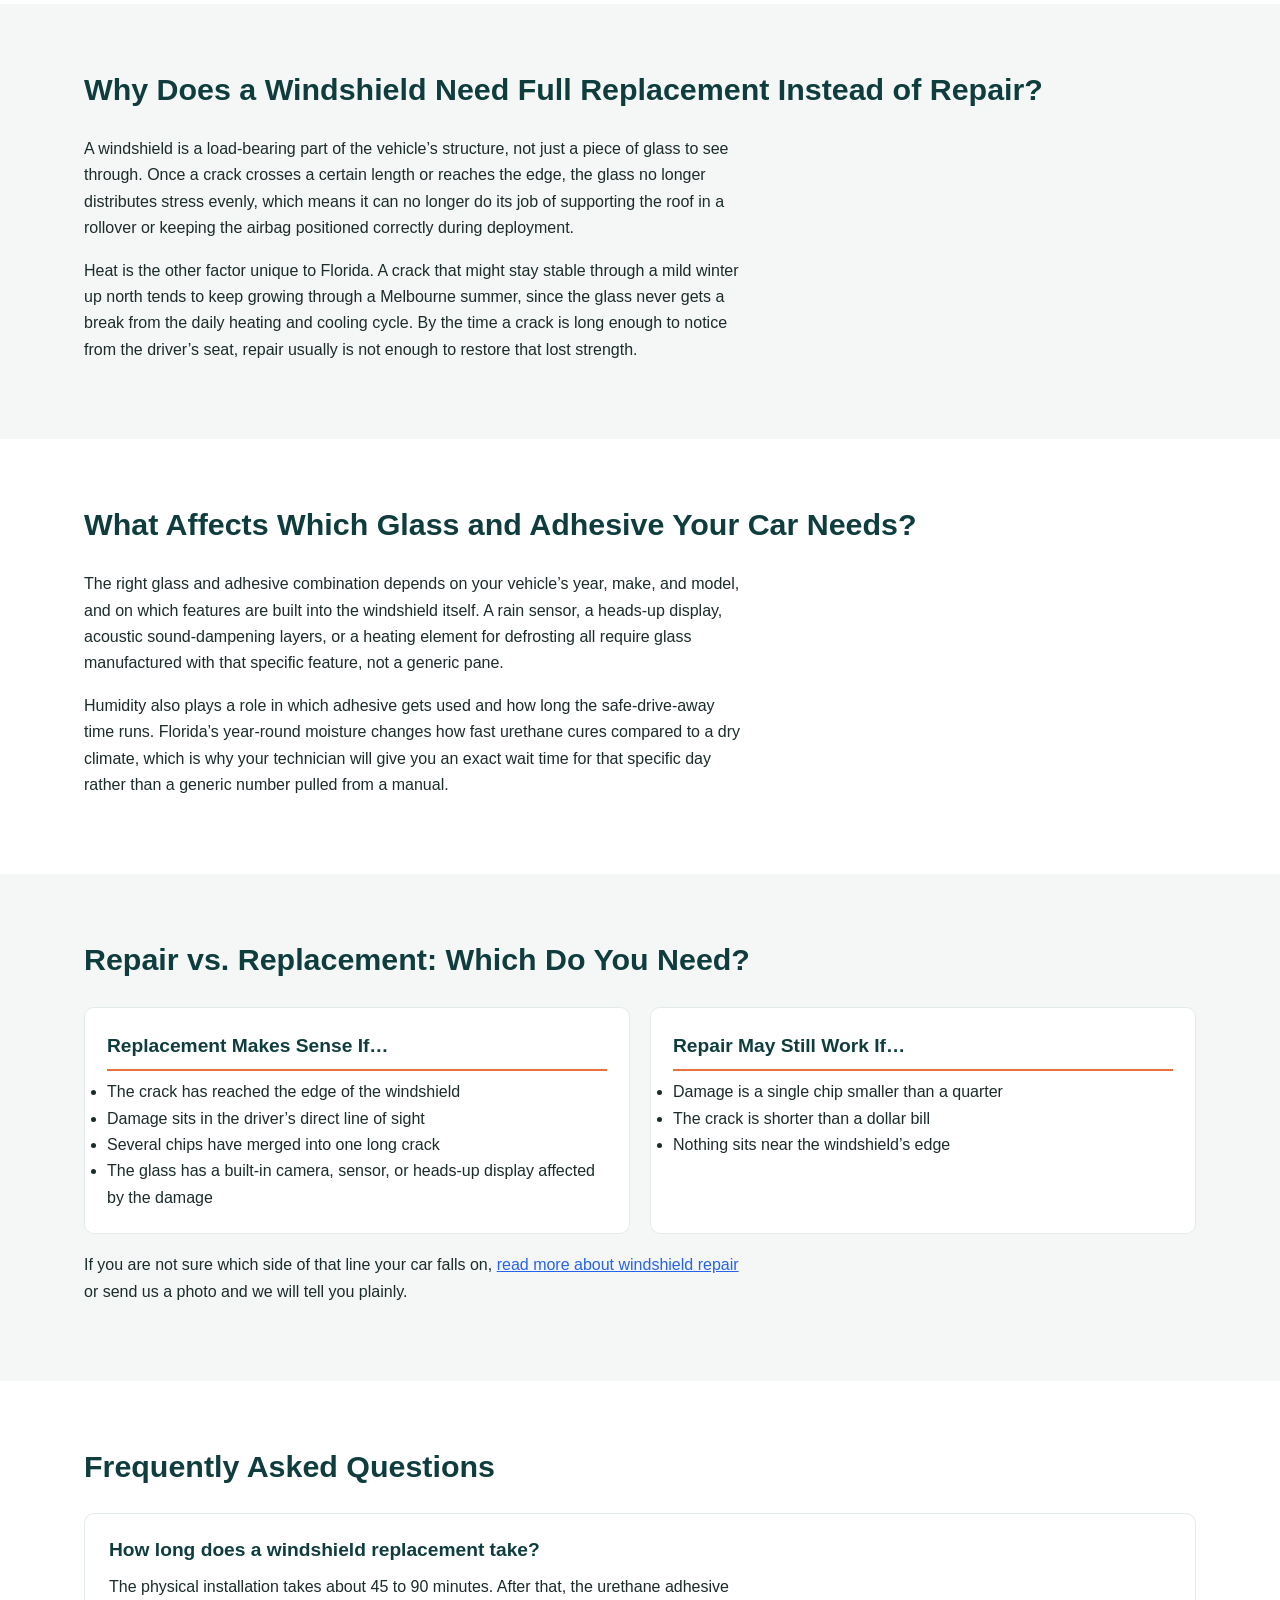
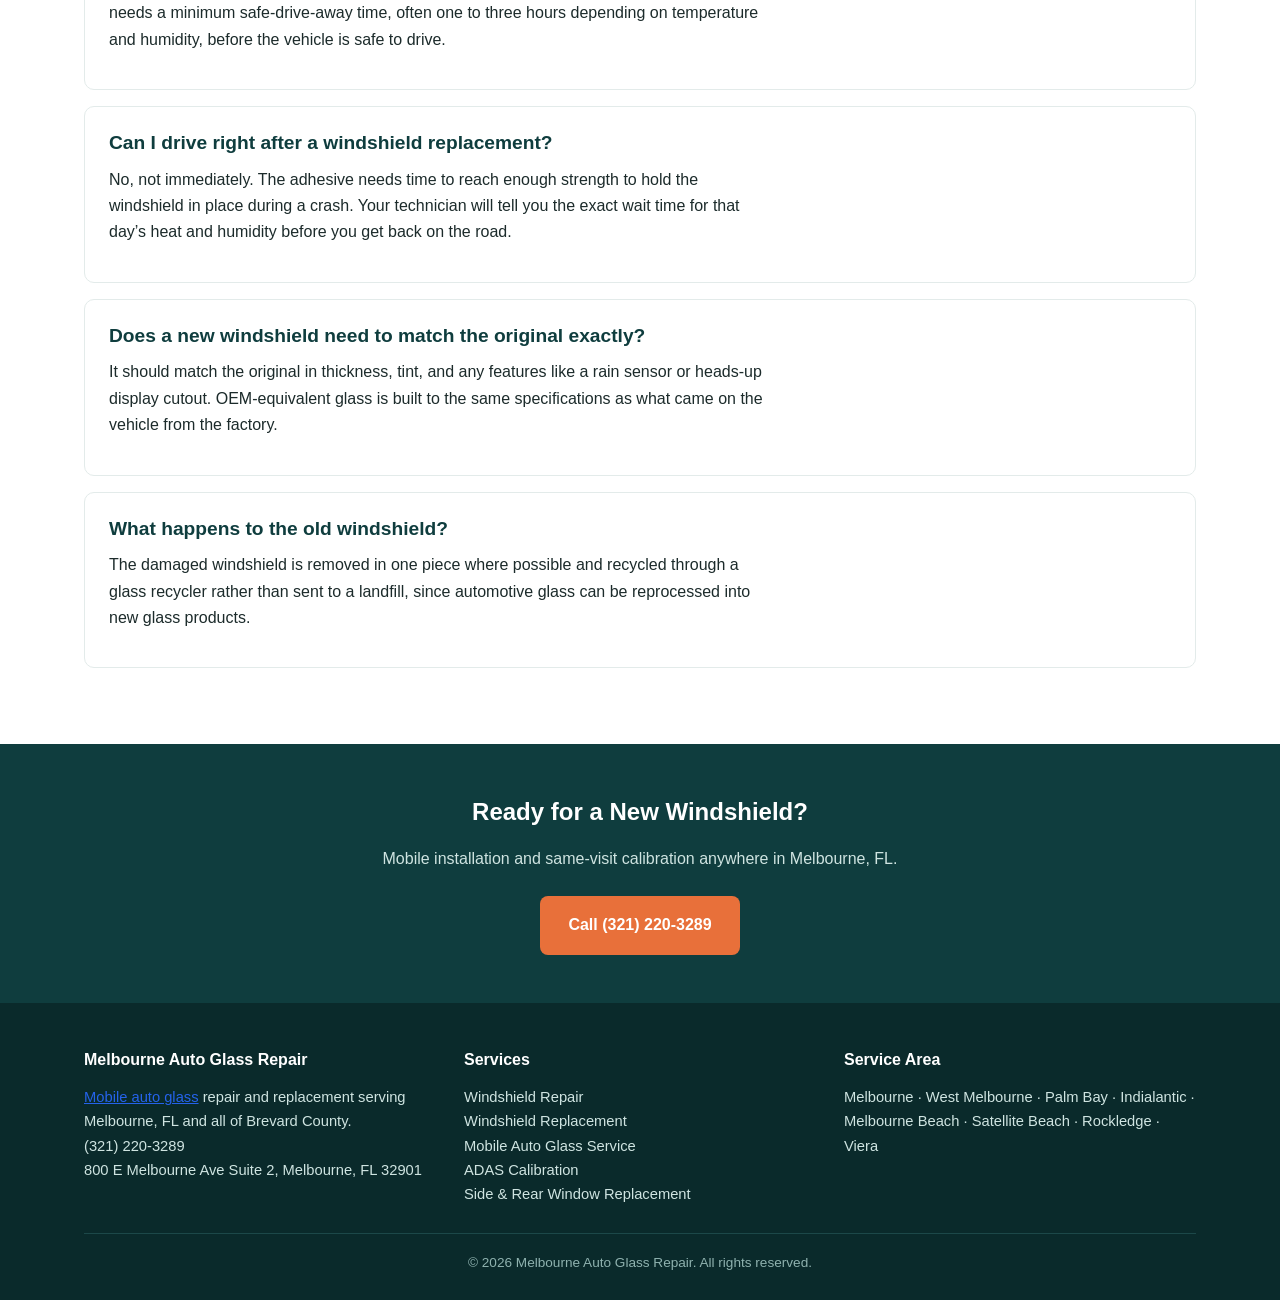
<file: windshield-replacement-melbourne.html>
<!DOCTYPE html>

<html lang="en">
<head>
<link href="https://www.melbourneautoglassrepair.com/windshield-replacement-melbourne.html" rel="canonical"/>
<meta charset="utf-8"/>
<meta content="width=device-width, initial-scale=1.0" name="viewport"/>
<title>Windshield Replacement in Melbourne, FL | Mobile Service</title>
<meta content="Full windshield replacement in Melbourne, FL with mobile installation and same-day ADAS calibration. We come to your home or office." name="description"/>
<link href="styles.css" rel="stylesheet"/>
<script type="application/ld+json">
{
  "@context": "https://schema.org",
  "@type": "LocalBusiness",
  "name": "Melbourne Auto Glass Repair",
  "telephone": "+13212203289",
  "address": { "@type": "PostalAddress", "streetAddress": "800 E Melbourne Ave Suite 2", "addressLocality": "Melbourne", "addressRegion": "FL", "postalCode": "32901", "addressCountry": "US" },
  "areaServed": "Melbourne, FL",
  "description": "Windshield replacement in Melbourne, FL",
  "openingHours": "Mo-Fr 08:00-18:00"
}
</script>
<script type="application/ld+json">
{
  "@context": "https://schema.org",
  "@type": "FAQPage",
  "mainEntity": [
    { "@type": "Question", "name": "How long does a windshield replacement take?", "acceptedAnswer": { "@type": "Answer", "text": "The physical installation takes about 45 to 90 minutes. After that, the urethane adhesive needs a minimum safe-drive-away time, often one to three hours depending on temperature and humidity, before the vehicle is safe to drive." } },
    { "@type": "Question", "name": "Can I drive right after a windshield replacement?", "acceptedAnswer": { "@type": "Answer", "text": "No, not immediately. The adhesive needs time to reach enough strength to hold the windshield in place during a crash. Your technician will tell you the exact wait time for that day&rsquo;s heat and humidity before you get back on the road." } },
    { "@type": "Question", "name": "Does a new windshield need to match the original exactly?", "acceptedAnswer": { "@type": "Answer", "text": "It should match the original in thickness, tint, and any features like a rain sensor or heads-up display cutout. OEM-equivalent glass is built to the same specifications as what came on the vehicle from the factory." } },
    { "@type": "Question", "name": "What happens to the old windshield?", "acceptedAnswer": { "@type": "Answer", "text": "The damaged windshield is removed in one piece where possible and recycled through a glass recycler rather than sent to a landfill, since automotive glass can be reprocessed into new glass products." } }
  ]
}
</script>
</head>
<body>
<nav class="site-nav">
<div class="nav-inner">
<a class="nav-logo" href="/">Melbourne Auto Glass <span>Repair</span></a>
<ul class="nav-links">
<li><a href="/">Home</a></li>
<li class="has-dropdown">
<a href="services.html">Services</a>
<div class="dropdown-menu">
<ul class="dropdown-menu-list">
<li><a href="windshield-repair-melbourne.html">Windshield Repair</a></li>
<li><a href="windshield-replacement-melbourne.html">Windshield Replacement</a></li>
<li><a href="mobile-auto-glass-melbourne.html">Mobile Auto Glass Service</a></li>
<li><a href="adas-calibration-melbourne.html">ADAS Calibration</a></li>
<li><a href="side-window-replacement-melbourne.html">Side &amp; Rear Window Replacement</a></li>
</ul>
</div>
</li>
<li><a href="contact.html">Contact</a></li>
</ul>
<a class="nav-call" href="tel:+13212203289">Call (321) 220-3289</a>
</div>
</nav>
<header class="page-header">
<div class="container">
<h1>Windshield Replacement in Melbourne, FL</h1>
<p>A full swap done at your curb, with calibration handled the same visit.</p>
</div>
</header>
<section class="section">
<div class="container two-col">
<div>
<p>Windshield replacement in Melbourne, FL becomes the right call once a crack is too long to repair, reaches the edge of the glass, or sits directly in the driver’s line of sight. The old windshield is removed and a new piece of safety glass is bonded into the frame with automotive-grade urethane adhesive, restoring the structural support the roof depends on in a rollover.</p>
</div>
<div>
<img alt="Windshield replacement in Melbourne, FL" height="800" src="images/windshield-replacement-melbourne.webp" width="1200"/>
</div>
</div>
</section>
<section class="section alt">
<div class="container">
<h2>What Does Windshield Replacement Involve?</h2>
<p>A technician first cuts away the old urethane bead holding the windshield in place and lifts the damaged glass out of the frame. The pinch weld, the metal channel the windshield sits in, gets cleaned and inspected for rust or damage before anything new goes in, since installing over a corroded frame is one of the most common causes of leaks down the road.</p>
<p>Fresh urethane adhesive goes down in a continuous bead, the new windshield is set into place and pressed firmly into the adhesive, and the vehicle sits for a safe-drive-away period while the bond cures enough to hold structurally. Any vehicle with a windshield-mounted camera then goes through calibration before the job is considered done.</p>
</div>
</section>
<section class="section">
<div class="container">
<h2>When Do You Need Windshield Replacement?</h2>
<p>Replacement is the safer option once a crack has grown past what resin can reliably hold, once damage sits right in your line of sight, or once a windshield has more than two or three chips clustered together. Any crack that has reached the edge of the glass also calls for replacement, since that area carries the most structural stress and is the most likely to fail in a crash.</p>
<p>Storm damage from wind-blown debris during a Florida squall, and impact from debris on I-95, are the two most common reasons Melbourne drivers end up needing a full replacement rather than a repair.</p>
</div>
</section>
<section class="section alt">
<div class="container">
<h2>Why Does a Windshield Need Full Replacement Instead of Repair?</h2>
<p>A windshield is a load-bearing part of the vehicle’s structure, not just a piece of glass to see through. Once a crack crosses a certain length or reaches the edge, the glass no longer distributes stress evenly, which means it can no longer do its job of supporting the roof in a rollover or keeping the airbag positioned correctly during deployment.</p>
<p>Heat is the other factor unique to Florida. A crack that might stay stable through a mild winter up north tends to keep growing through a Melbourne summer, since the glass never gets a break from the daily heating and cooling cycle. By the time a crack is long enough to notice from the driver’s seat, repair usually is not enough to restore that lost strength.</p>
</div>
</section>
<section class="section">
<div class="container">
<h2>What Affects Which Glass and Adhesive Your Car Needs?</h2>
<p>The right glass and adhesive combination depends on your vehicle’s year, make, and model, and on which features are built into the windshield itself. A rain sensor, a heads-up display, acoustic sound-dampening layers, or a heating element for defrosting all require glass manufactured with that specific feature, not a generic pane.</p>
<p>Humidity also plays a role in which adhesive gets used and how long the safe-drive-away time runs. Florida’s year-round moisture changes how fast urethane cures compared to a dry climate, which is why your technician will give you an exact wait time for that specific day rather than a generic number pulled from a manual.</p>
</div>
</section>
<section class="section alt">
<div class="container">
<h2>Repair vs. Replacement: Which Do You Need?</h2>
<div class="vs-grid">
<div class="vs-box">
<h3>Replacement Makes Sense If…</h3>
<ul>
<li>The crack has reached the edge of the windshield</li>
<li>Damage sits in the driver’s direct line of sight</li>
<li>Several chips have merged into one long crack</li>
<li>The glass has a built-in camera, sensor, or heads-up display affected by the damage</li>
</ul>
</div>
<div class="vs-box">
<h3>Repair May Still Work If…</h3>
<ul>
<li>Damage is a single chip smaller than a quarter</li>
<li>The crack is shorter than a dollar bill</li>
<li>Nothing sits near the windshield’s edge</li>
</ul>
</div>
</div>
<p style="margin-top:18px;">If you are not sure which side of that line your car falls on, <a href="windshield-repair-melbourne.html" style="color:#2563eb; text-decoration:underline;">read more about windshield repair</a> or send us a photo and we will tell you plainly.</p>
</div>
</section>
<section class="section">
<div class="container">
<h2>Frequently Asked Questions</h2>
<div class="faq-item">
<h3>How long does a windshield replacement take?</h3>
<p>The physical installation takes about 45 to 90 minutes. After that, the urethane adhesive needs a minimum safe-drive-away time, often one to three hours depending on temperature and humidity, before the vehicle is safe to drive.</p>
</div>
<div class="faq-item">
<h3>Can I drive right after a windshield replacement?</h3>
<p>No, not immediately. The adhesive needs time to reach enough strength to hold the windshield in place during a crash. Your technician will tell you the exact wait time for that day’s heat and humidity before you get back on the road.</p>
</div>
<div class="faq-item">
<h3>Does a new windshield need to match the original exactly?</h3>
<p>It should match the original in thickness, tint, and any features like a rain sensor or heads-up display cutout. OEM-equivalent glass is built to the same specifications as what came on the vehicle from the factory.</p>
</div>
<div class="faq-item">
<h3>What happens to the old windshield?</h3>
<p>The damaged windshield is removed in one piece where possible and recycled through a glass recycler rather than sent to a landfill, since automotive glass can be reprocessed into new glass products.</p>
</div>
</div>
</section>
<section class="cta-banner">
<div class="container">
<h2>Ready for a New Windshield?</h2>
<p>Mobile installation and same-visit calibration anywhere in Melbourne, FL.</p>
<a class="btn btn-primary" href="tel:+13212203289">Call (321) 220-3289</a>
</div>
</section>
<footer class="site-footer">
<div class="container">
<div class="footer-grid">
<div>
<h4>Melbourne Auto Glass Repair</h4>
<p><a href="mobile-auto-glass-melbourne.html" style="color:#2563eb; text-decoration:underline;">Mobile auto glass</a> repair and replacement serving Melbourne, FL and all of Brevard County.</p>
<p><a href="tel:+13212203289">(321) 220-3289</a></p>
<p>800 E Melbourne Ave Suite 2, Melbourne, FL 32901</p>
</div>
<div>
<h4>Services</h4>
<p><a href="windshield-repair-melbourne.html">Windshield Repair</a></p>
<p><a href="windshield-replacement-melbourne.html">Windshield Replacement</a></p>
<p><a href="mobile-auto-glass-melbourne.html">Mobile Auto Glass Service</a></p>
<p><a href="adas-calibration-melbourne.html">ADAS Calibration</a></p>
<p><a href="side-window-replacement-melbourne.html">Side &amp; Rear Window Replacement</a></p>
</div>
<div>
<h4>Service Area</h4>
<p>Melbourne · West Melbourne · Palm Bay · Indialantic · Melbourne Beach · Satellite Beach · Rockledge · Viera</p>
</div>
</div>
<div class="footer-bottom">
      © 2026 Melbourne Auto Glass Repair. All rights reserved.
    </div>
</div>
</footer>
</body>
</html>
</file>
<file: styles.css>
/* Melbourne Auto Glass Repair — Space Coast palette
   Primary: deep pine teal #0f3d3e | Accent: burnt coral #e8703a | BG alt: #f4f7f6 */

* { box-sizing: border-box; margin: 0; padding: 0; }

html { scroll-behavior: smooth; }

body {
  font-family: -apple-system, BlinkMacSystemFont, "Segoe UI", Roboto, Helvetica, Arial, sans-serif;
  color: #1c2b2b;
  line-height: 1.65;
  background: #ffffff;
}

a { color: inherit; }

img { max-width: 100%; height: auto; display: block; }

.container {
  max-width: 1160px;
  margin: 0 auto;
  padding: 0 24px;
}

/* ---------- NAV ---------- */
.site-nav {
  position: sticky;
  top: 0;
  z-index: 100;
  background: #0f3d3e;
  border-bottom: 3px solid #e8703a;
}

.nav-inner {
  display: flex;
  align-items: center;
  justify-content: space-between;
  padding: 14px 24px;
  max-width: 1160px;
  margin: 0 auto;
  flex-wrap: wrap;
  gap: 12px;
}

.nav-logo {
  color: #ffffff;
  font-weight: 700;
  font-size: 1.2rem;
  text-decoration: none;
  letter-spacing: 0.2px;
}

.nav-logo span { color: #ffb08a; }

.nav-links {
  display: flex;
  gap: 22px;
  list-style: none;
  flex-wrap: wrap;
}

.nav-links a {
  color: #d9ece9;
  text-decoration: none;
  font-size: 0.95rem;
  font-weight: 500;
}

.nav-links a:hover { color: #ffffff; }

.nav-links li { position: relative; }

.has-dropdown > a {
  display: inline-flex;
  align-items: center;
  gap: 6px;
}

.has-dropdown > a::after {
  content: "";
  width: 0;
  height: 0;
  border-left: 4px solid transparent;
  border-right: 4px solid transparent;
  border-top: 5px solid currentColor;
}

/* Transparent hit-area bridge: keeps :hover alive while the pointer moves
   from the nav link down into the menu, instead of dropping through a gap. */
.dropdown-menu {
  display: none;
  position: absolute;
  top: 100%;
  left: -20px;
  padding-top: 14px;
  min-width: 270px;
  z-index: 200;
}

.has-dropdown:hover .dropdown-menu,
.has-dropdown:focus-within .dropdown-menu {
  display: block;
}

.dropdown-menu-list {
  list-style: none;
  background: #0f3d3e;
  border: 1px solid #1c5f5f;
  border-top: 3px solid #e8703a;
  padding: 8px 0;
}

.dropdown-menu-list li + li { border-top: 1px solid #1c5f5f; }

.dropdown-menu-list a {
  display: block;
  padding: 11px 20px;
  color: #d9ece9;
  font-size: 0.9rem;
  font-weight: 500;
  white-space: nowrap;
}

.dropdown-menu-list a:hover {
  background: #14504f;
  color: #ffffff;
}

.nav-call {
  background: #e8703a;
  color: #ffffff !important;
  padding: 10px 18px;
  border-radius: 999px;
  font-weight: 700;
  text-decoration: none;
  font-size: 0.95rem;
  white-space: nowrap;
}

/* ---------- HERO ---------- */
.hero {
  background: #f4f7f6;
  padding: 56px 0 64px;
}

.hero-grid {
  display: grid;
  grid-template-columns: 1.1fr 0.9fr;
  gap: 40px;
  align-items: center;
}

.hero-badge {
  display: inline-block;
  background: #e8f4f2;
  color: #0f3d3e;
  padding: 6px 14px;
  border-radius: 999px;
  font-size: 0.85rem;
  font-weight: 700;
  margin-bottom: 16px;
}

.hero h1 {
  font-size: 2.5rem;
  line-height: 1.15;
  color: #0f3d3e;
  margin-bottom: 18px;
}

.hero p.lead {
  font-size: 1.1rem;
  color: #3a4a4a;
  margin-bottom: 24px;
  max-width: 54ch;
}

.hero-ctas { display: flex; gap: 14px; flex-wrap: wrap; }

.hero-image img {
  border-radius: 14px;
  box-shadow: 0 18px 40px rgba(15, 61, 62, 0.18);
}

/* ---------- BUTTONS ---------- */
.btn {
  display: inline-block;
  padding: 14px 26px;
  border-radius: 8px;
  font-weight: 700;
  text-decoration: none;
  font-size: 1rem;
  border: 2px solid transparent;
}

.btn-primary {
  background: #e8703a;
  color: #ffffff;
}

.btn-secondary {
  background: transparent;
  color: #0f3d3e;
  border-color: #0f3d3e;
}

/* ---------- SECTIONS ---------- */
.section { padding: 60px 0; }
.section.alt { background: #f4f7f6; }

.section h2 {
  font-size: 1.9rem;
  color: #0f3d3e;
  margin-bottom: 22px;
}

.section h3 { font-size: 1.2rem; color: #0f3d3e; margin-bottom: 8px; }

.section p { margin-bottom: 16px; max-width: 74ch; }

.two-col {
  display: grid;
  grid-template-columns: 1fr 1fr;
  gap: 40px;
  align-items: center;
}

.two-col.reverse { direction: rtl; }
.two-col.reverse > * { direction: ltr; }

/* ---------- TRIGGER LIST ---------- */
.trigger-list {
  list-style: none;
  display: grid;
  gap: 14px;
  margin-top: 8px;
}

.trigger-list li {
  background: #ffffff;
  border-left: 4px solid #e8703a;
  padding: 14px 18px;
  border-radius: 6px;
  box-shadow: 0 2px 8px rgba(0,0,0,0.05);
}

.section.alt .trigger-list li { background: #ffffff; }

/* ---------- STEPS ---------- */
.steps { counter-reset: step; display: grid; gap: 20px; margin-top: 10px; }

.step {
  display: flex;
  gap: 16px;
  align-items: flex-start;
}

.step-num {
  flex-shrink: 0;
  width: 38px;
  height: 38px;
  border-radius: 50%;
  background: #0f3d3e;
  color: #fff;
  display: flex;
  align-items: center;
  justify-content: center;
  font-weight: 700;
}

/* ---------- CARDS / SERVICE GRID ---------- */
.card-grid {
  display: grid;
  grid-template-columns: repeat(auto-fit, minmax(240px, 1fr));
  gap: 24px;
  margin-top: 12px;
}

.card {
  background: #ffffff;
  border: 1px solid #e3ebea;
  border-radius: 10px;
  padding: 24px;
  box-shadow: 0 2px 10px rgba(0,0,0,0.04);
}

.card h3 { margin-bottom: 10px; }

.card a.card-link {
  display: inline-block;
  margin-top: 10px;
  color: #e8703a;
  font-weight: 700;
  text-decoration: none;
}

/* ---------- FAQ ---------- */
.faq-item {
  background: #ffffff;
  border: 1px solid #e3ebea;
  border-radius: 10px;
  padding: 20px 24px;
  margin-bottom: 16px;
}

.faq-item h3 { color: #0f3d3e; margin-bottom: 8px; }

/* ---------- CTA BANNER ---------- */
.cta-banner {
  background: #0f3d3e;
  color: #ffffff;
  padding: 48px 0;
  text-align: center;
}

.cta-banner h2 { color: #ffffff; margin-bottom: 14px; }
.cta-banner p { color: #cfe4e1; margin: 0 auto 24px; max-width: 60ch; }

/* ---------- SELF-QUALIFY ---------- */
.qualify-grid {
  display: grid;
  grid-template-columns: 1fr 1fr;
  gap: 24px;
  margin-top: 10px;
}

.qualify-box {
  padding: 22px;
  border-radius: 10px;
}

.qualify-yes { background: #e8f4f2; border: 1px solid #bfe0da; }
.qualify-no { background: #fdece4; border: 1px solid #f3c6ae; }

.qualify-box ul { padding-left: 20px; }
.qualify-box li { margin-bottom: 8px; }

/* ---------- FOOTER ---------- */
.site-footer {
  background: #0a2a2b;
  color: #cfe4e1;
  padding: 44px 0 26px;
  font-size: 0.92rem;
}

.footer-grid {
  display: grid;
  grid-template-columns: repeat(auto-fit, minmax(220px, 1fr));
  gap: 28px;
  margin-bottom: 26px;
}

.footer-grid h4 { color: #ffffff; margin-bottom: 12px; font-size: 1rem; }

.site-footer a { text-decoration: none; color: #cfe4e1; }
.site-footer a:hover { color: #ffffff; }

.footer-bottom {
  border-top: 1px solid #1c4849;
  padding-top: 18px;
  text-align: center;
  color: #8fb2af;
  font-size: 0.85rem;
}

/* ---------- CONTACT FORM ---------- */
.form-group { margin-bottom: 18px; }

.form-group label {
  display: block;
  font-weight: 700;
  margin-bottom: 6px;
  color: #0f3d3e;
}

.form-group input,
.form-group select,
.form-group textarea {
  width: 100%;
  padding: 12px 14px;
  border: 1px solid #cdd9d8;
  border-radius: 6px;
  font-size: 1rem;
  font-family: inherit;
}

.form-group textarea { min-height: 120px; resize: vertical; }

/* ---------- PAGE HEADER (service pages / contact) ---------- */
.page-header {
  background: #0f3d3e;
  color: #ffffff;
  padding: 44px 0;
}

.page-header h1 { color: #ffffff; font-size: 2.1rem; }
.page-header p { color: #cfe4e1; margin-top: 10px; max-width: 60ch; }

/* ---------- VS TABLE ---------- */
.vs-grid {
  display: grid;
  grid-template-columns: 1fr 1fr;
  gap: 20px;
  margin-top: 10px;
}

.vs-box {
  background: #ffffff;
  border: 1px solid #e3ebea;
  border-radius: 10px;
  padding: 22px;
}

.vs-box h3 { border-bottom: 2px solid #e8703a; padding-bottom: 8px; }

/* ---------- RESPONSIVE ---------- */
@media (max-width: 820px) {
  .hero-grid, .two-col, .two-col.reverse, .qualify-grid, .vs-grid {
    grid-template-columns: 1fr;
    direction: ltr;
  }
  .hero h1 { font-size: 2rem; }
  .nav-links { display: none; }
  .nav-inner { justify-content: space-between; }
}
</file>
